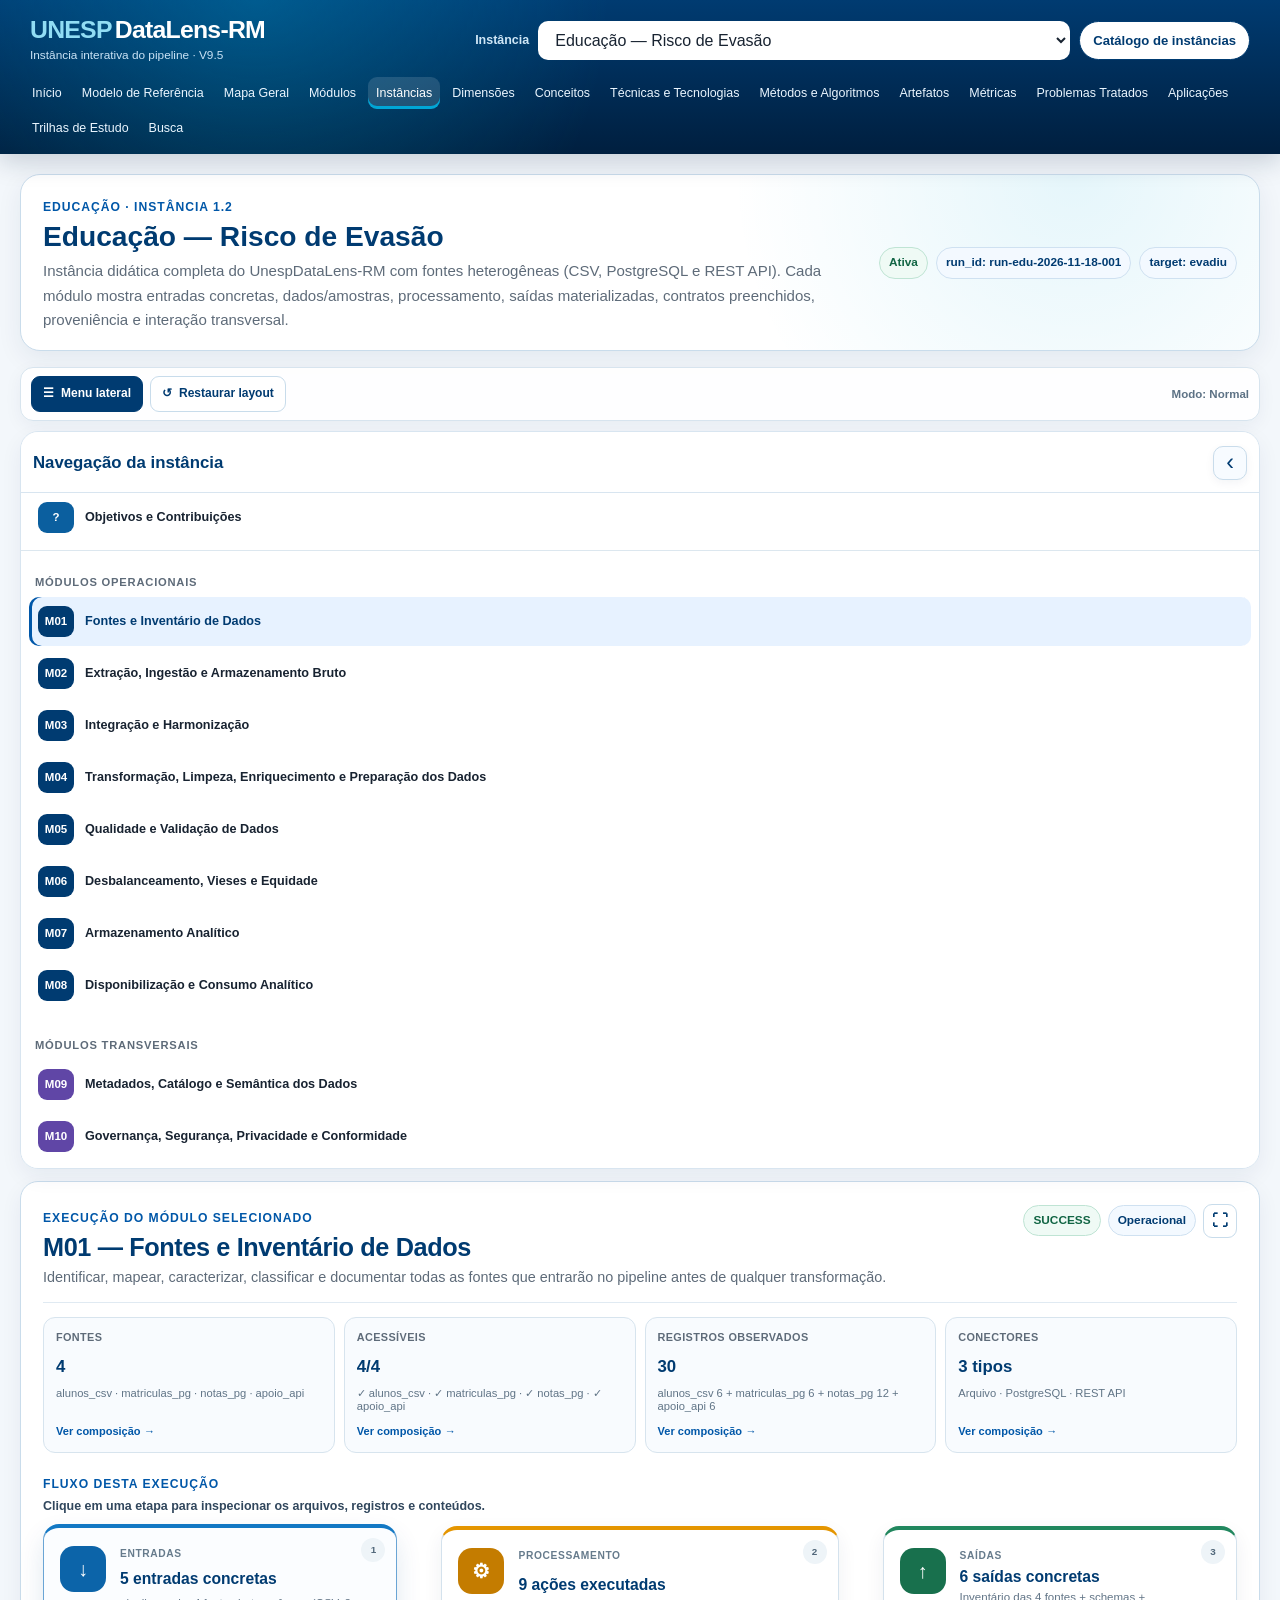
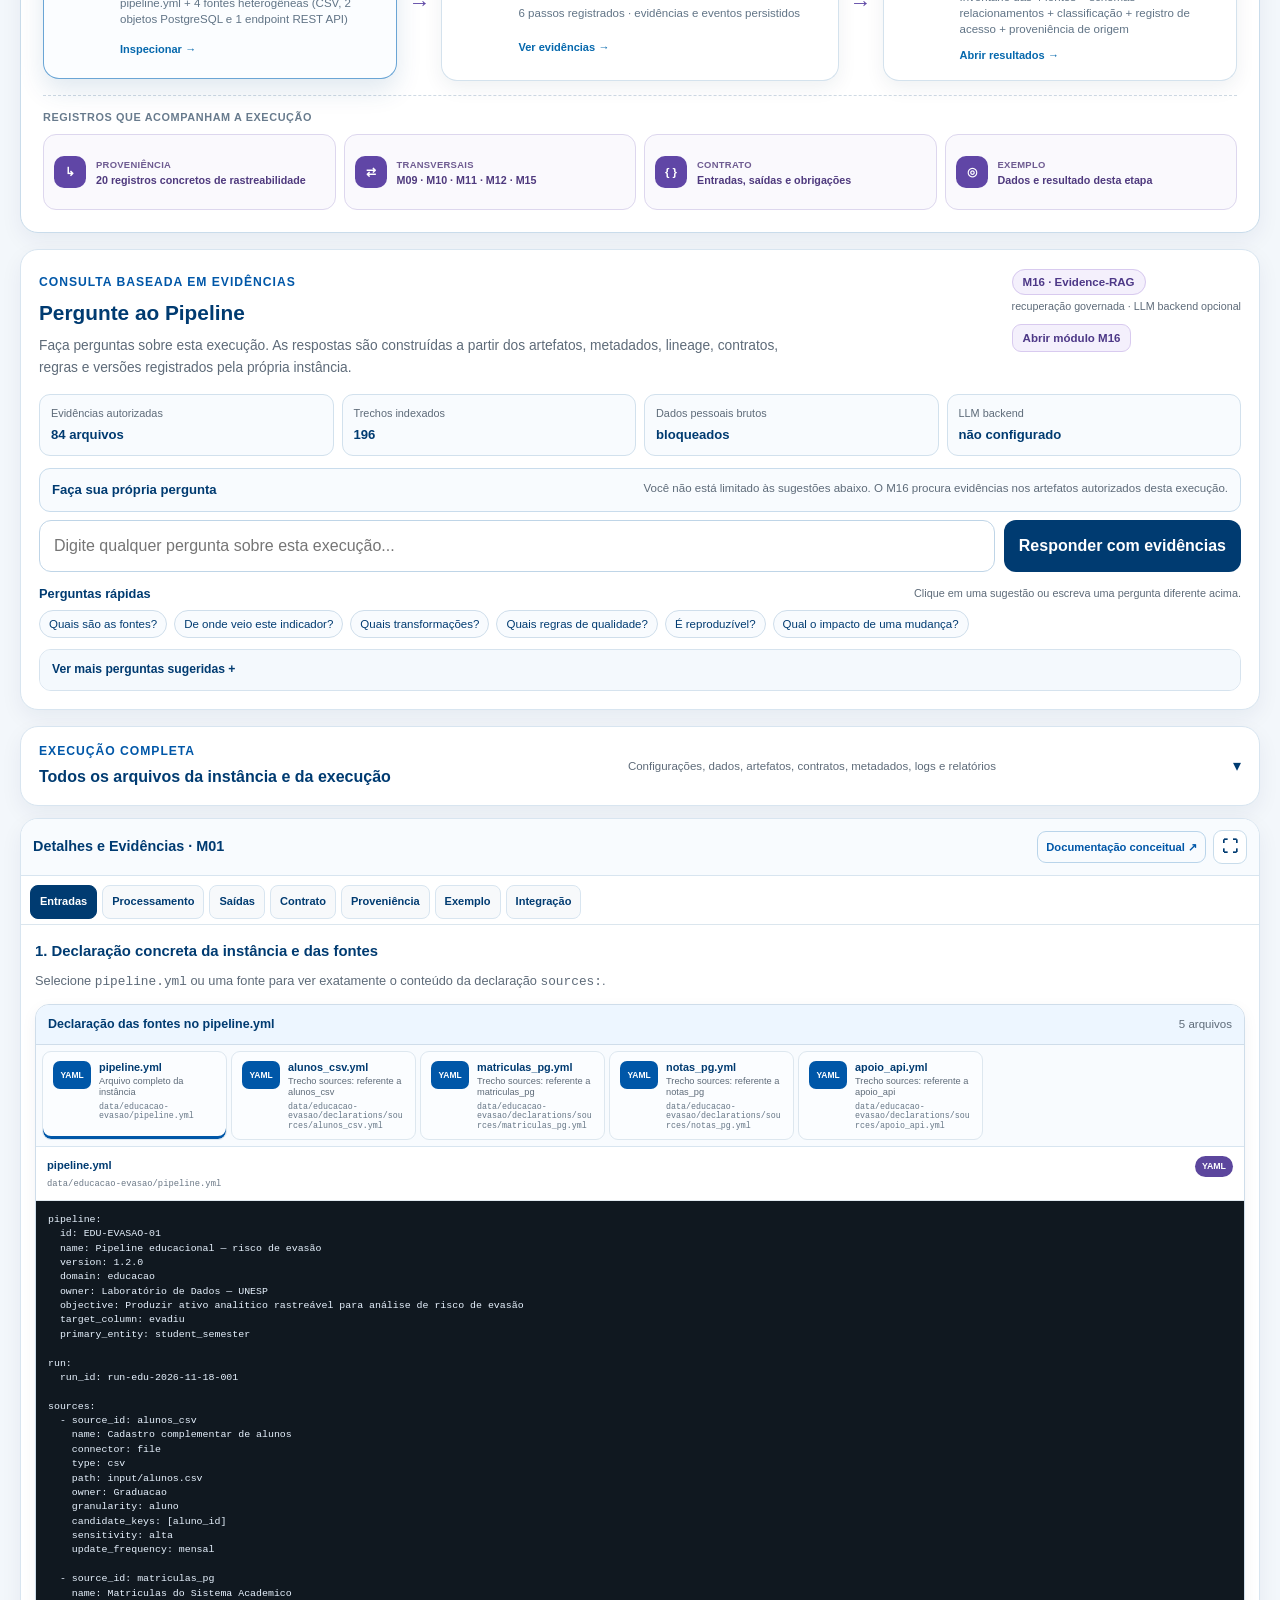
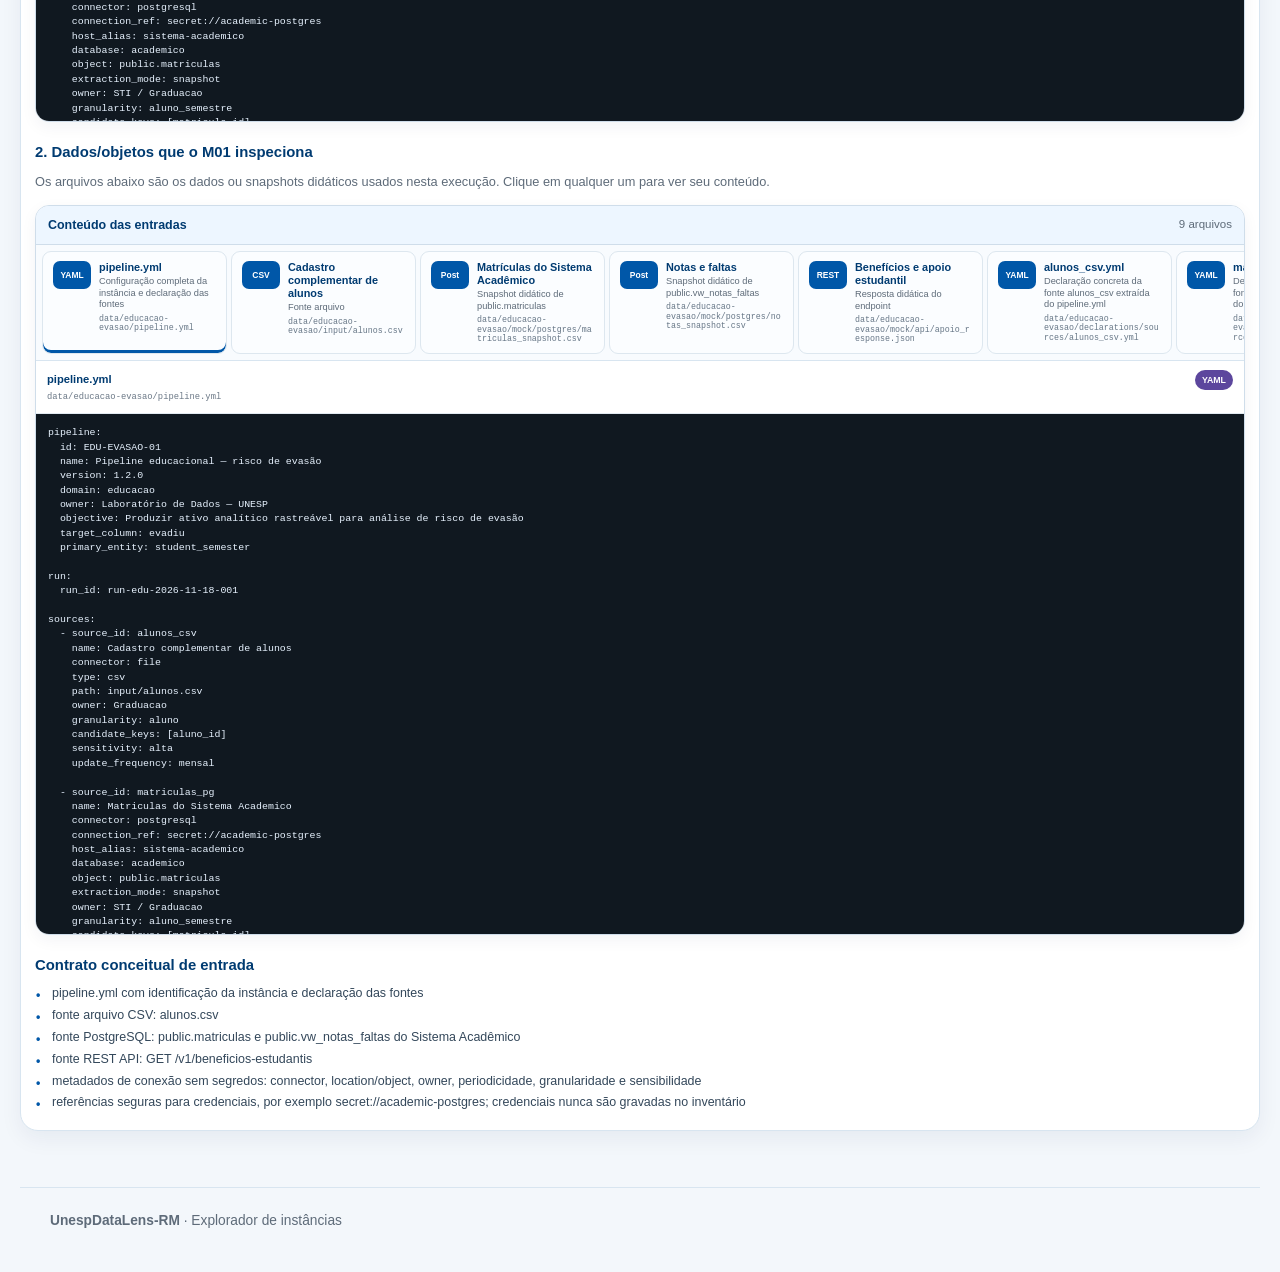
<file: index.html>
<!doctype html>
<html lang="pt-BR">
<head>
  <meta charset="utf-8">
  <meta name="viewport" content="width=device-width,initial-scale=1">
  <title>UnespDataLens-Ins</title>
  <meta http-equiv="refresh" content="0; url=instancias/explorar.html?id=educacao-evasao&module=M01">
  <script>
    location.replace("instancias/explorar.html?id=educacao-evasao&module=M01");
  </script>
</head>
<body>
  <p>Abrindo <a href="instancias/explorar.html?id=educacao-evasao&module=M01">UnespDataLens-Ins</a>...</p>
</body>
</html>
</file>
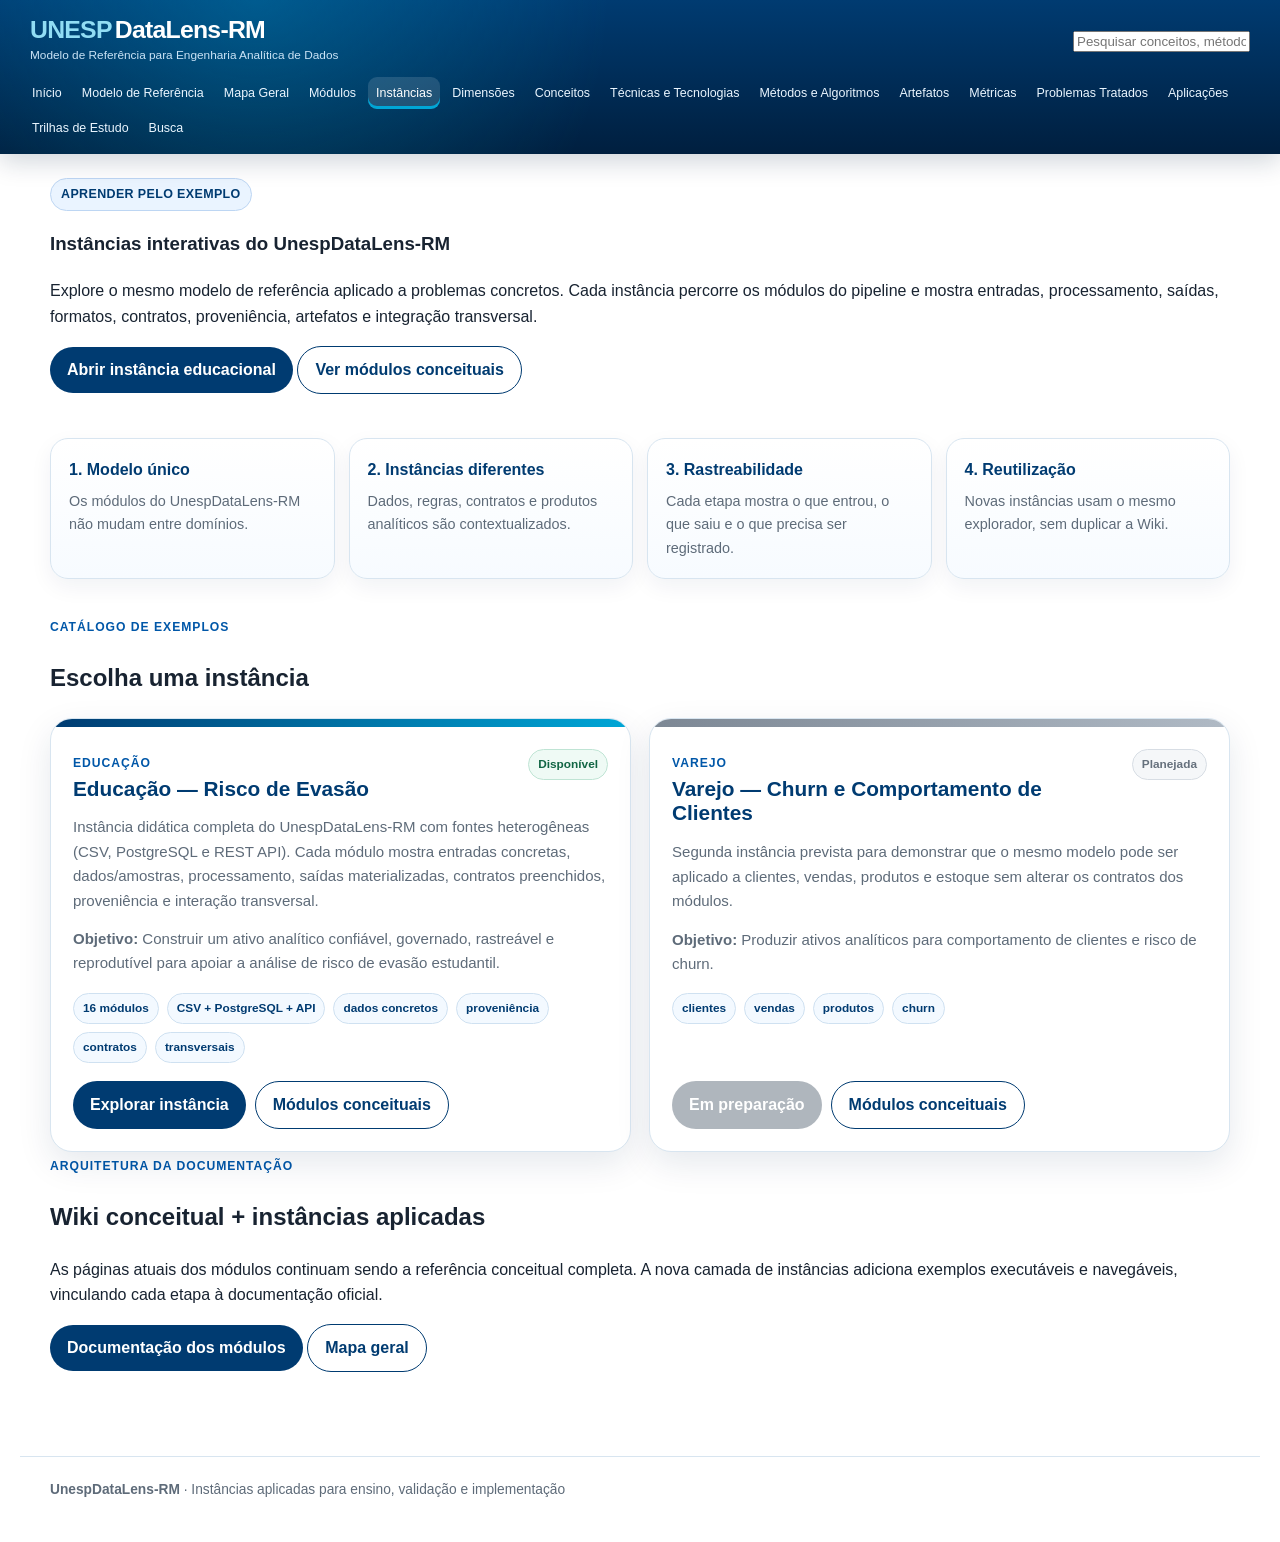
<file: instancias/index.html>
<!doctype html>
<html lang="pt-BR">
<head>
  <meta charset="utf-8">
  <meta name="viewport" content="width=device-width,initial-scale=1">
  <meta name="description" content="Instâncias interativas do UnespDataLens-RM: exemplos completos do pipeline aplicados a diferentes domínios.">
  <title>Instâncias · UnespDataLens-RM</title>
  <link rel="stylesheet" href="../assets/css/main.css">
  <link rel="stylesheet" href="../assets/css/instancias.css">
</head>
<body>
<a class="skip-link" href="#conteudo">Pular para o conteúdo</a>
<div class="app">
  <header class="site-header">
    <div class="header-main">
      <a class="brand" href="https://ronaldocmc.github.io/UnespDataLens-RM/"><span>UNESP</span>DataLens-RM<small>Modelo de Referência para Engenharia Analítica de Dados</small></a>
      <form class="search" action="https://ronaldocmc.github.io/UnespDataLens-RM/busca.html">
        <label class="sr-only" for="top-search">Pesquisar no conteúdo</label>
        <input id="top-search" name="q" placeholder="Pesquisar conceitos, métodos, métricas..." autocomplete="off">
      </form>
    </div>
    <nav class="top-nav" aria-label="Navegação principal">
      <a href="https://ronaldocmc.github.io/UnespDataLens-RM/">Início</a>
      <a href="https://ronaldocmc.github.io/UnespDataLens-RM/modelo.html">Modelo de Referência</a>
      <a href="https://ronaldocmc.github.io/UnespDataLens-RM/mapa.html">Mapa Geral</a>
      <a href="https://ronaldocmc.github.io/UnespDataLens-RM/modulos/">Módulos</a>
      <a class="active" href="https://ronaldocmc.github.io/UnespDataLens-Ins/instancias/" aria-current="page">Instâncias</a>
      <a href="https://ronaldocmc.github.io/UnespDataLens-RM/dimensoes/">Dimensões</a>
      <a href="https://ronaldocmc.github.io/UnespDataLens-RM/conceitos/">Conceitos</a>
      <a href="https://ronaldocmc.github.io/UnespDataLens-RM/tecnicas/">Técnicas e Tecnologias</a>
      <a href="https://ronaldocmc.github.io/UnespDataLens-RM/metodos/">Métodos e Algoritmos</a>
      <a href="https://ronaldocmc.github.io/UnespDataLens-RM/artefatos/">Artefatos</a>
      <a href="https://ronaldocmc.github.io/UnespDataLens-RM/metricas/">Métricas</a>
      <a href="https://ronaldocmc.github.io/UnespDataLens-RM/problemas/">Problemas Tratados</a>
      <a href="https://ronaldocmc.github.io/UnespDataLens-RM/aplicacoes/">Aplicações</a>
      <a href="https://ronaldocmc.github.io/UnespDataLens-RM/trilhas/">Trilhas de Estudo</a>
      <a href="https://ronaldocmc.github.io/UnespDataLens-RM/busca.html">Busca</a>
    </nav>
  </header>
  <main class="main">
    <div class="reading-progress" aria-hidden="true"><span></span></div>
    <article class="content" id="conteudo">
      <section class="hero instance-hero">
        <span class="badge">Aprender pelo exemplo</span>
        <h1>Instâncias interativas do UnespDataLens-RM</h1>
        <p>Explore o mesmo modelo de referência aplicado a problemas concretos. Cada instância percorre os módulos do pipeline e mostra entradas, processamento, saídas, formatos, contratos, proveniência, artefatos e integração transversal.</p>
        <div class="hero-actions">
          <a class="btn" href="explorar.html?id=educacao-evasao">Abrir instância educacional</a>
          <a class="btn ghost" href="https://ronaldocmc.github.io/UnespDataLens-RM/modulos/">Ver módulos conceituais</a>
        </div>
      </section>

      <section class="instance-principles">
        <div class="principle"><strong>1. Modelo único</strong><span>Os módulos do UnespDataLens-RM não mudam entre domínios.</span></div>
        <div class="principle"><strong>2. Instâncias diferentes</strong><span>Dados, regras, contratos e produtos analíticos são contextualizados.</span></div>
        <div class="principle"><strong>3. Rastreabilidade</strong><span>Cada etapa mostra o que entrou, o que saiu e o que precisa ser registrado.</span></div>
        <div class="principle"><strong>4. Reutilização</strong><span>Novas instâncias usam o mesmo explorador, sem duplicar a Wiki.</span></div>
      </section>

      <section>
        <div class="section-heading">
          <div><span class="eyebrow">Catálogo de exemplos</span><h2>Escolha uma instância</h2></div>
        </div>
        <div class="instance-catalog" data-instance-catalog></div>
      </section>

      <section class="source-banner">
        <div>
          <span class="eyebrow">Arquitetura da documentação</span>
          <h2>Wiki conceitual + instâncias aplicadas</h2>
          <p>As páginas atuais dos módulos continuam sendo a referência conceitual completa. A nova camada de instâncias adiciona exemplos executáveis e navegáveis, vinculando cada etapa à documentação oficial.</p>
        </div>
        <div class="source-actions">
          <a class="btn" href="https://ronaldocmc.github.io/UnespDataLens-RM/modulos/">Documentação dos módulos</a>
          <a class="btn secondary" href="https://ronaldocmc.github.io/UnespDataLens-RM/mapa.html">Mapa geral</a>
        </div>
      </section>
    </article>
    <footer class="footer"><strong>UnespDataLens-RM</strong> · Instâncias aplicadas para ensino, validação e implementação</footer>
  </main>
</div>
<script src="../assets/js/main.js"></script>
<script src="../assets/js/instancias-data.js"></script>
<script src="../assets/js/instancias.js"></script>
</body>
</html>
</file>
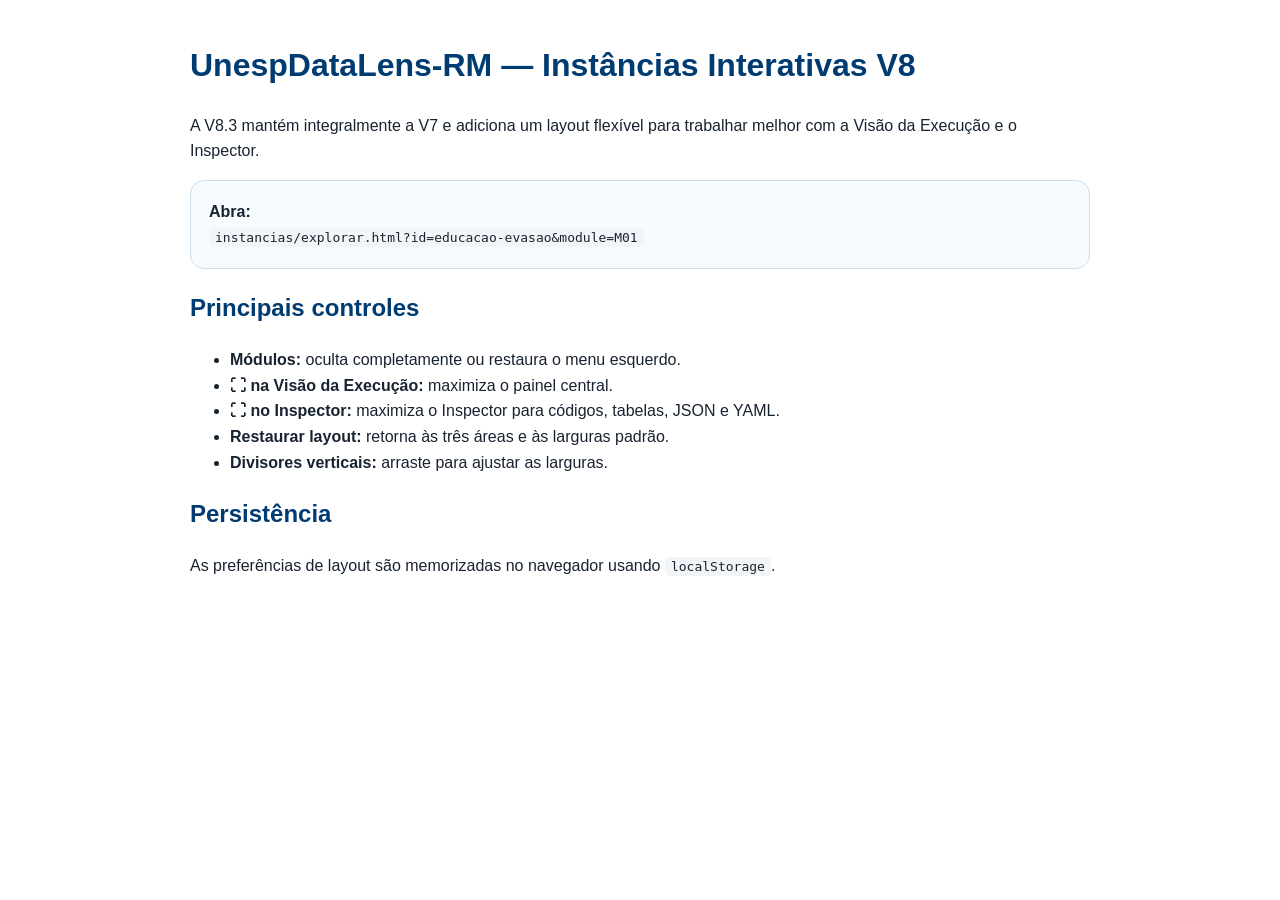
<file: LEIA-ME.html>
<!doctype html><html lang="pt-BR"><head><meta charset="utf-8"><meta name="viewport" content="width=device-width,initial-scale=1"><title>UnespDataLens-RM V8</title><style>body{font-family:Arial,sans-serif;max-width:900px;margin:40px auto;padding:0 24px;line-height:1.6;color:#182331}h1,h2{color:#003b71}code{background:#f1f5f8;padding:2px 6px;border-radius:5px}.box{padding:18px;border:1px solid #cbddea;border-radius:14px;background:#f6fbff}</style></head><body><h1>UnespDataLens-RM — Instâncias Interativas V8</h1><p>A V8.3 mantém integralmente a V7 e adiciona um layout flexível para trabalhar melhor com a Visão da Execução e o Inspector.</p><div class="box"><strong>Abra:</strong><br><code>instancias/explorar.html?id=educacao-evasao&amp;module=M01</code></div><h2>Principais controles</h2><ul><li><strong>Módulos:</strong> oculta completamente ou restaura o menu esquerdo.</li><li><strong>⛶ na Visão da Execução:</strong> maximiza o painel central.</li><li><strong>⛶ no Inspector:</strong> maximiza o Inspector para códigos, tabelas, JSON e YAML.</li><li><strong>Restaurar layout:</strong> retorna às três áreas e às larguras padrão.</li><li><strong>Divisores verticais:</strong> arraste para ajustar as larguras.</li></ul><h2>Persistência</h2><p>As preferências de layout são memorizadas no navegador usando <code>localStorage</code>.</p></body></html>
</file>
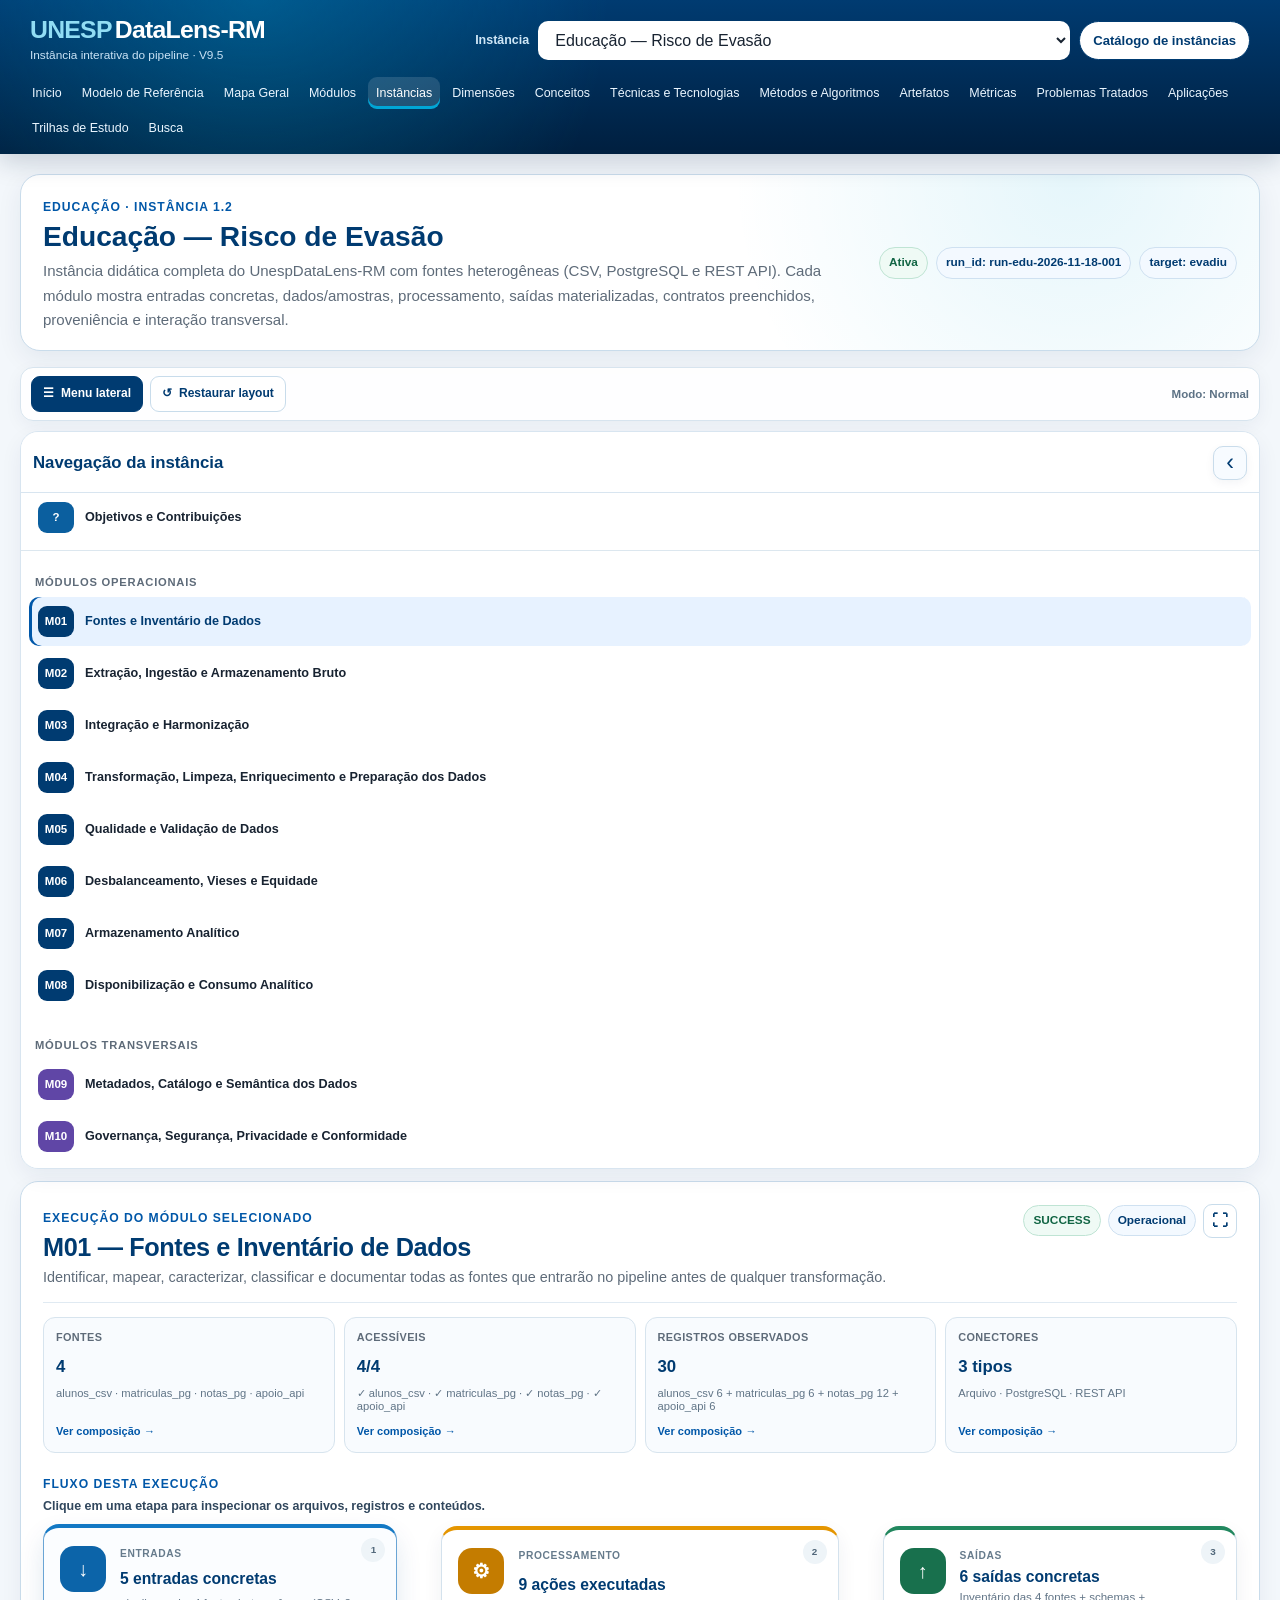
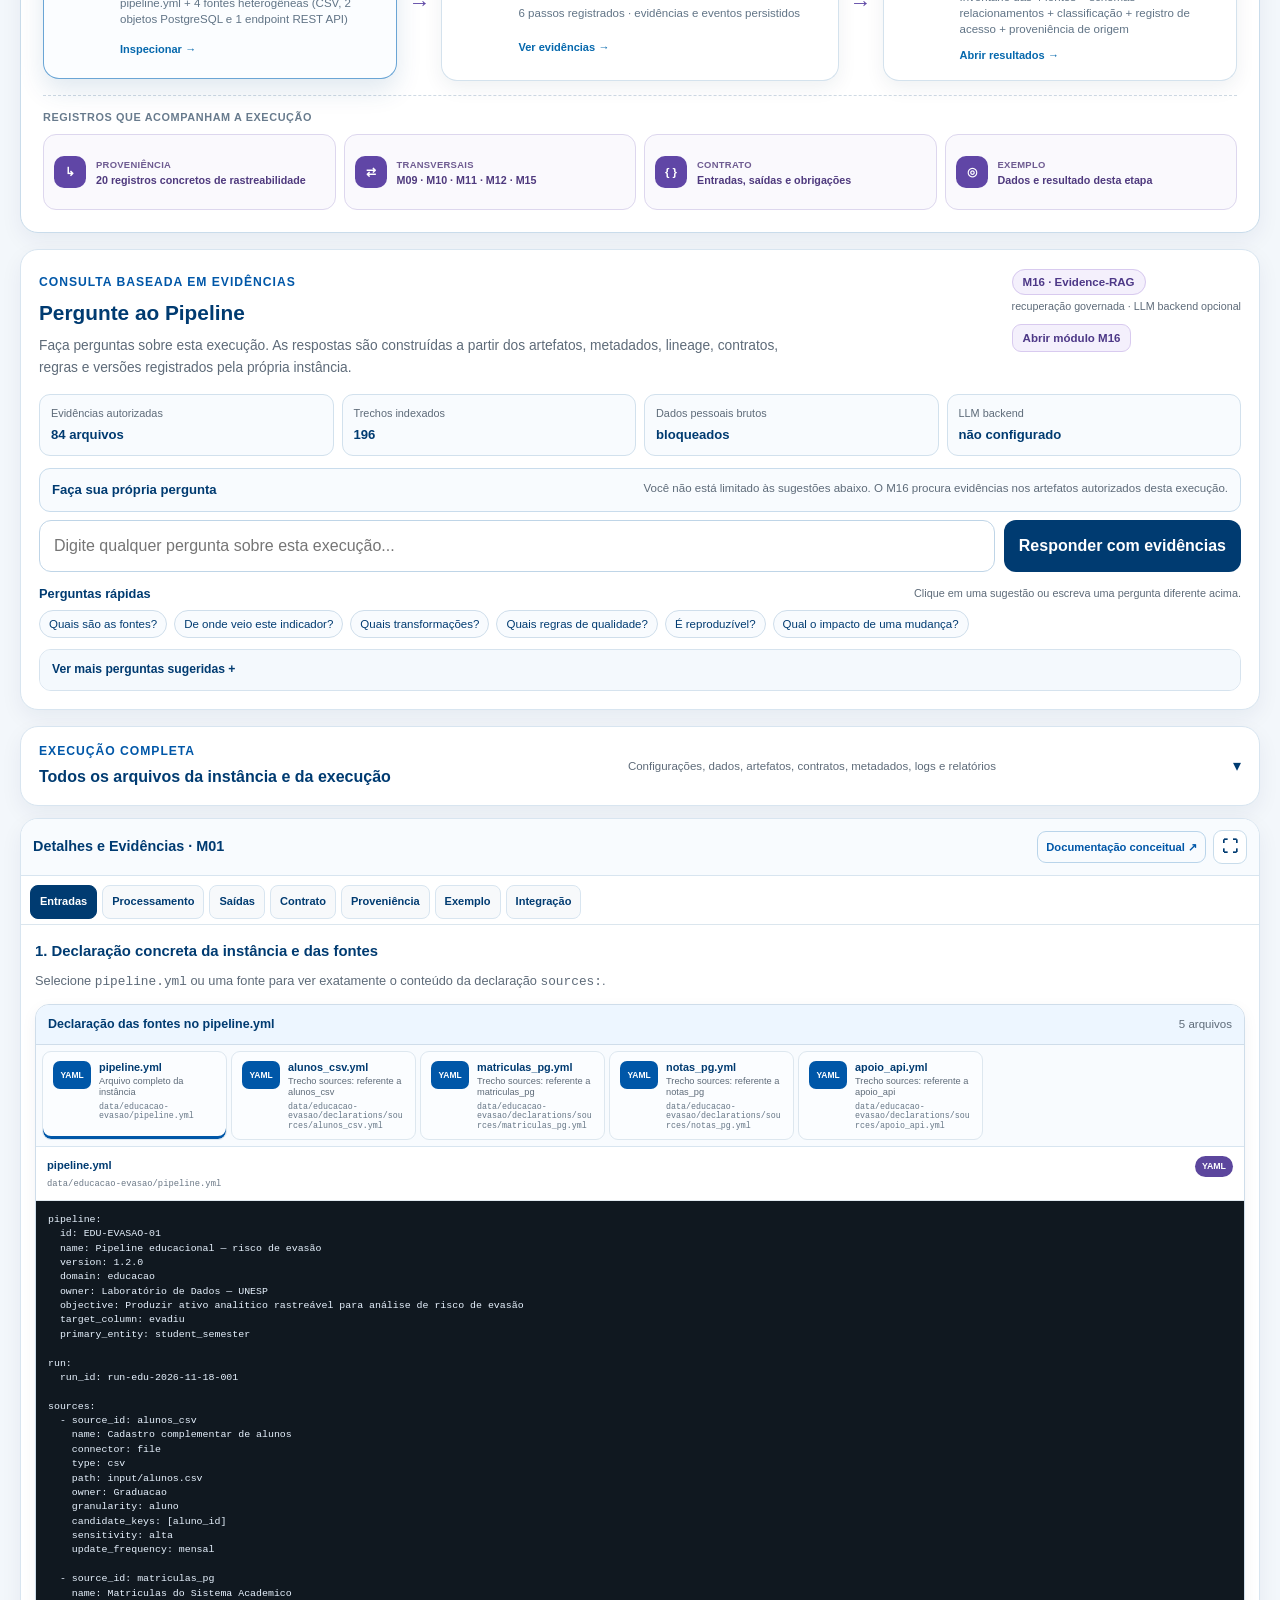
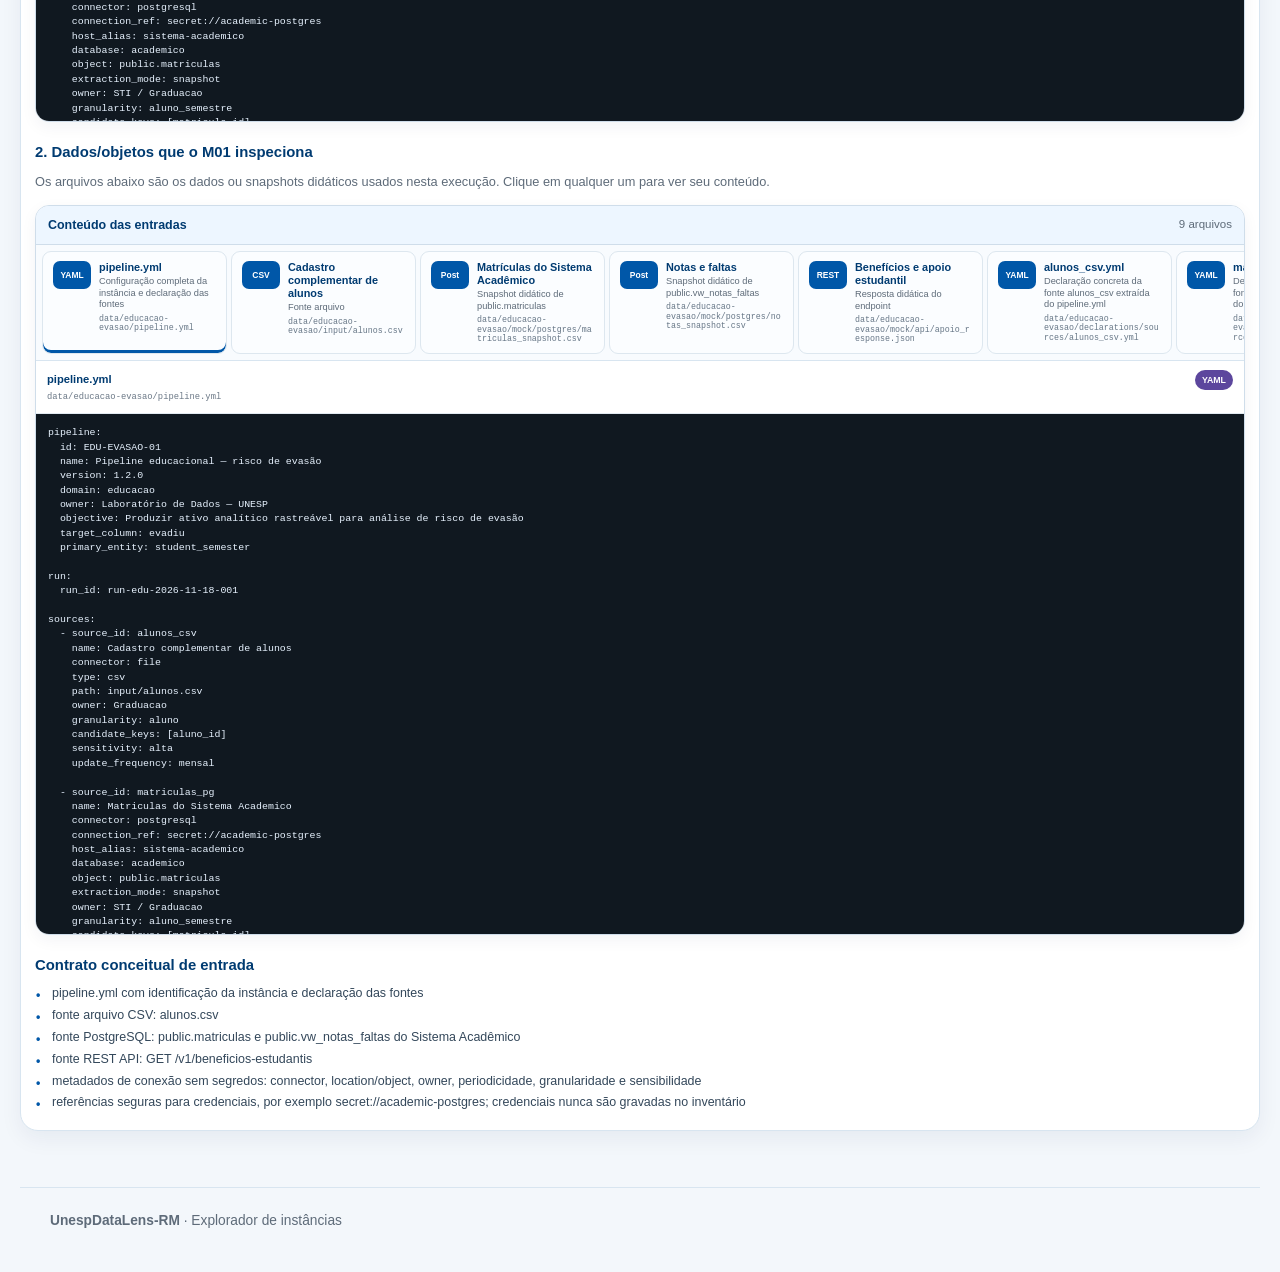
<file: instancias/explorar.html>
<!doctype html>
<html lang="pt-BR">
<head>
  <meta charset="utf-8">
  <meta name="viewport" content="width=device-width,initial-scale=1">
  <meta name="description" content="Explorador interativo de instâncias do pipeline UnespDataLens-RM.">
  <title>Explorar instância · UnespDataLens-RM</title>
  <link rel="stylesheet" href="../assets/css/main.css">
  <link rel="stylesheet" href="../assets/css/instancias.css">
  <link rel="stylesheet" href="../assets/css/pipeline-qa.css">
</head>
<body class="instance-explorer-page">
<a class="skip-link" href="#conteudo">Pular para o conteúdo</a>
<div class="app">
  <header class="site-header">
    <div class="header-main">
      <a class="brand" href="https://ronaldocmc.github.io/UnespDataLens-RM/"><span>UNESP</span>DataLens-RM<small>Instância interativa do pipeline · V9.5</small></a>
      <div class="instance-header-actions">
        <label for="instance-select">Instância</label>
        <select id="instance-select" aria-label="Selecionar instância"></select>
        <a class="btn compact secondary" href="index.html">Catálogo de instâncias</a>
      </div>
    </div>
    <nav class="top-nav" aria-label="Navegação principal">
      <a href="https://ronaldocmc.github.io/UnespDataLens-RM/">Início</a>
      <a href="https://ronaldocmc.github.io/UnespDataLens-RM/modelo.html">Modelo de Referência</a>
      <a href="https://ronaldocmc.github.io/UnespDataLens-RM/mapa.html">Mapa Geral</a>
      <a href="https://ronaldocmc.github.io/UnespDataLens-RM/modulos/">Módulos</a>
      <a class="active" href="https://ronaldocmc.github.io/UnespDataLens-Ins/instancias/" aria-current="page">Instâncias</a>
      <a href="https://ronaldocmc.github.io/UnespDataLens-RM/dimensoes/">Dimensões</a>
      <a href="https://ronaldocmc.github.io/UnespDataLens-RM/conceitos/">Conceitos</a>
      <a href="https://ronaldocmc.github.io/UnespDataLens-RM/tecnicas/">Técnicas e Tecnologias</a>
      <a href="https://ronaldocmc.github.io/UnespDataLens-RM/metodos/">Métodos e Algoritmos</a>
      <a href="https://ronaldocmc.github.io/UnespDataLens-RM/artefatos/">Artefatos</a>
      <a href="https://ronaldocmc.github.io/UnespDataLens-RM/metricas/">Métricas</a>
      <a href="https://ronaldocmc.github.io/UnespDataLens-RM/problemas/">Problemas Tratados</a>
      <a href="https://ronaldocmc.github.io/UnespDataLens-RM/aplicacoes/">Aplicações</a>
      <a href="https://ronaldocmc.github.io/UnespDataLens-RM/trilhas/">Trilhas de Estudo</a>
      <a href="https://ronaldocmc.github.io/UnespDataLens-RM/busca.html">Busca</a>
    </nav>
  </header>

  <main class="instance-main" id="conteudo">
    <div class="instance-summary" id="instance-summary"></div>

    <div class="layout-toolbar" role="toolbar" aria-label="Controles do layout">
      <div class="layout-toolbar-left">
        <button type="button" class="layout-button" id="modules-toggle" aria-pressed="false" title="Ocultar ou mostrar o menu lateral">☰ <span>Menu lateral</span></button>
        <button type="button" class="layout-button" id="restore-layout" title="Restaurar as três áreas da interface">↺ <span>Restaurar layout</span></button>
      </div>
      <div class="layout-mode-indicator" id="layout-mode-indicator" aria-live="polite">Modo: Normal</div>
    </div>

    <div class="instance-workspace" id="instance-workspace">
      <aside class="instance-sidebar" id="instance-sidebar">
        <div class="sidebar-title">
          <div class="sidebar-title-row">
            <div class="sidebar-title-copy">
              <h2>Navegação da instância</h2>
            </div>
            <button type="button" class="sidebar-toggle" id="sidebar-toggle" aria-expanded="true" aria-controls="module-list" title="Ocultar menu lateral">
              <span class="sidebar-toggle-icon" aria-hidden="true">‹</span>
              <span class="sr-only">Ocultar menu lateral</span>
            </button>
          </div>
        </div>
        <div id="module-list"></div>
      </aside>

      <div class="workspace-splitter sidebar-splitter" data-splitter="sidebar" role="separator" aria-orientation="vertical" aria-label="Redimensionar menu de módulos" tabindex="0"></div>

      <section class="instance-canvas" id="instance-canvas">
        <div class="canvas-section selected-execution-section module-center-view">
          <div class="selected-execution-head">
            <div>
              <span class="eyebrow">Execução do módulo selecionado</span>
              <h2 id="selected-module-label">M01 — Fontes e Inventário de Dados</h2>
              <p id="selected-module-objective" class="selected-module-objective"></p>
            </div>
            <div class="selected-execution-status">
              <span class="chip green">SUCCESS</span>
              <span class="chip" id="selected-module-kind">Operacional</span>
              <button type="button" class="panel-layout-button" data-layout-action="center-maximize" title="Maximizar visão da execução" aria-label="Maximizar visão da execução">⛶</button>
            </div>
          </div>

          <div id="module-instance-metrics" class="module-metrics"></div>

          <div class="execution-map-title">
            <div><span class="eyebrow">Fluxo desta execução</span><strong>Clique em uma etapa para inspecionar os arquivos, registros e conteúdos.</strong></div>
          </div>

          <div class="execution-lane" aria-label="Fluxo da execução do módulo">
            <button type="button" class="execution-stage inputs" data-center-tab="inputs">
              <span class="stage-number">1</span>
              <span class="stage-icon" aria-hidden="true">↓</span>
              <span class="stage-kicker">Entradas</span>
              <strong id="center-input-title">Ativos recebidos</strong>
              <small id="center-input-summary"></small>
              <span class="stage-action">Inspecionar →</span>
            </button>
            <span class="execution-arrow" aria-hidden="true">→</span>
            <button type="button" class="execution-stage process" data-center-tab="process">
              <span class="stage-number">2</span>
              <span class="stage-icon" aria-hidden="true">⚙</span>
              <span class="stage-kicker">Processamento</span>
              <strong id="center-process-title">Responsabilidades executadas</strong>
              <small id="center-process-summary"></small>
              <span class="stage-action">Ver evidências →</span>
            </button>
            <span class="execution-arrow" aria-hidden="true">→</span>
            <button type="button" class="execution-stage outputs" data-center-tab="outputs">
              <span class="stage-number">3</span>
              <span class="stage-icon" aria-hidden="true">↑</span>
              <span class="stage-kicker">Saídas</span>
              <strong id="center-output-title">Ativos produzidos</strong>
              <small id="center-output-summary"></small>
              <span class="stage-action">Abrir resultados →</span>
            </button>
          </div>

          <div class="crosscut-section">
            <div class="crosscut-section-label">Registros que acompanham a execução</div>
            <div class="crosscut-lane">
              <button type="button" class="crosscut-stage" data-center-tab="provenance">
                <span class="crosscut-icon">↳</span><div><span>Proveniência</span><strong id="center-provenance-summary"></strong></div>
              </button>
              <button type="button" class="crosscut-stage" data-center-tab="integration">
                <span class="crosscut-icon">⇄</span><div><span>Transversais</span><strong id="center-transversal-summary"></strong></div>
              </button>
              <button type="button" class="crosscut-stage" data-center-tab="contract">
                <span class="crosscut-icon">{ }</span><div><span>Contrato</span><strong>Entradas, saídas e obrigações</strong></div>
              </button>
              <button type="button" class="crosscut-stage" data-center-tab="example">
                <span class="crosscut-icon">◎</span><div><span>Exemplo</span><strong>Dados e resultado desta etapa</strong></div>
              </button>
            </div>
          </div>
        </div>


        <section class="why-panel why-panel-expanded why-central-section" id="why-view" aria-labelledby="why-title" hidden>
          <header class="why-central-head">
            <span class="why-central-kicker">Fundamentação científica e estratégia de avaliação</span>
            <h2 id="why-title">Hipóteses, Objetivos e Contribuições do UnespDataLens-RM</h2>
            <p>Problema de pesquisa, proposição, hipóteses, objetivos, papel da instanciação, contribuições e avaliação do modelo de referência.</p>
            <a class="why-source-link" href="https://ronaldocmc.github.io/UnespDataLens-RM/modelo.html#hipoteses-da-pesquisa" target="_blank" rel="noopener">Ver texto-base no Modelo de Referência ↗</a>
          </header>

          <div class="why-panel-body why-longform">
            <section class="why-section why-problem">
              <div class="why-section-head">
                <span>1</span>
                <div>
                  <h3>Problema de pesquisa</h3>
                  <p>O ponto de partida é a fragmentação dos pipelines analíticos e a dificuldade de assegurar, de forma integrada, qualidade, documentação, governança, lineage, versionamento, reprodutibilidade e sustentabilidade.</p>
                </div>
              </div>
              <div class="why-problem-grid">
                <article><b>Transformações implícitas</b><p>Regras de integração, limpeza e derivação podem permanecer apenas em scripts ou conhecimento tácito.</p></article>
                <article><b>Baixa rastreabilidade</b><p>Nem sempre é possível reconstruir claramente origem, transformações, dependências e consumidores.</p></article>
                <article><b>Versionamento insuficiente</b><p>Datasets, parâmetros, regras, features e produtos podem não possuir referências comparáveis entre execuções.</p></article>
                <article><b>Governança fragmentada</b><p>Responsáveis, permissões, classificação de sensibilidade e finalidade de uso podem estar dispersos.</p></article>
              </div>
              <blockquote class="why-quote"><b>Questão central:</b> como especificar, implementar e avaliar um modelo de referência capaz de transformar dados heterogêneos em ativos analíticos confiáveis, qualificados, documentados, governados, versionados, rastreáveis, equitativos e reprodutíveis?</blockquote>
            </section>

            <section class="why-section why-hypothesis">
              <div class="why-section-head">
                <span>2</span>
                <div>
                  <h3>Hipóteses da pesquisa</h3>
                  <p>A proposição de pesquisa sintetiza a ideia que orienta o artefato. A partir dela, define-se uma hipótese central e hipóteses específicas que podem ser avaliadas empiricamente.</p>
                </div>
              </div>

              <div class="why-research-proposition">
                <span>Proposição de Pesquisa</span>
                <strong>A organização modular do pipeline e a integração sistemática de capacidades transversais podem reduzir a fragmentação dos processos analíticos e favorecer a produção de ativos mais confiáveis, rastreáveis, governados e reprodutíveis.</strong>
                <p>Essa proposição reúne as ideias que originalmente apareciam separadas — modularização do pipeline e integração de metadados, qualidade, governança, proveniência, lineage, versionamento, monitoramento e apoio inteligente — e fornece a base conceitual para as hipóteses testáveis.</p>
              </div>

              <div class="why-central-hypothesis">
                <span>Hipótese Central · HC</span>
                <strong>A adoção do UnespDataLens-RM aumenta a verificabilidade dos pipelines analíticos por meio da produção sistemática e integrada de evidências estruturadas sobre dados, processos, qualidade, governança, proveniência, lineage, versionamento e reprodutibilidade.</strong>
              </div>

              <div class="why-evaluation-hypotheses">
                <article><span>H1</span><div><b>Rastreabilidade e proveniência</b><p>Pipelines orientados pelo UnespDataLens-RM apresentam maior completude de rastreabilidade e proveniência do que pipelines ad hoc.</p></div></article>
                <article><span>H2</span><div><b>Reprodutibilidade e versionamento</b><p>Pipelines orientados pelo modelo apresentam maior capacidade de reproduzir e comparar execuções.</p></div></article>
                <article><span>H3</span><div><b>Metadados e descobribilidade</b><p>A integração sistemática de metadados aumenta a cobertura documental e reduz o esforço para localizar e compreender ativos.</p></div></article>
                <article><span>H4</span><div><b>Governança verificável</b><p>O modelo aumenta a cobertura e a verificabilidade de responsabilidades, permissões, sensibilidade, finalidade e restrições de uso.</p></div></article>
                <article><span>H5</span><div><b>Detecção de defeitos e lacunas</b><p>Artefatos, contratos, métricas e critérios estruturados aumentam a capacidade de detectar inconsistências e lacunas de especificação.</p></div></article>
                <article><span>H6</span><div><b>Análise de impacto</b><p>O lineage estruturado aumenta a precisão e reduz o esforço para identificar ativos e produtos afetados por mudanças.</p></div></article>
                <article><span>H7</span><div><b>Esforço de engenharia × benefício posterior</b><p>O esforço inicial adicional pode ser compensado por ganhos posteriores em rastreabilidade, manutenção, descoberta e reprodução.</p></div></article>
                <article><span>H8</span><div><b>Verificação baseada em evidências</b><p>Evidências estruturadas aumentam a capacidade de responder corretamente, de forma rastreável e fundamentada, a perguntas sobre o pipeline.</p></div></article>
              </div>

              <div class="why-first-study">
                <span>Hipóteses prioritárias para avaliação inicial</span>
                <div>
                  <b>H1 · Rastreabilidade</b>
                  <b>H2 · Reprodutibilidade</b>
                  <b>H3 · Metadados/descobribilidade</b>
                  <b>H8 · Verificação baseada em evidências</b>
                </div>
                <p>A avaliação inicial pode concentrar-se nessas quatro hipóteses, enquanto as demais são investigadas em estudos e instanciações complementares.</p>
              </div>
            </section>

            <section class="why-section why-objective-general">
              <div class="why-section-head">
                <span>3</span>
                <div>
                  <h3>Objetivo geral</h3>
                  <p>O objetivo não é construir apenas um pipeline específico, mas propor, especificar, implementar e avaliar um modelo de referência reutilizável para Engenharia Analítica de Dados.</p>
                </div>
              </div>
              <p class="why-objective-statement">Desenvolver e avaliar o <b>UnespDataLens-RM</b> como modelo de referência modular capaz de orientar a transformação de dados heterogêneos em ativos analíticos confiáveis e utilizáveis, incorporando governança, qualidade, proveniência, linhagem, versionamento, reprodutibilidade, representações analíticas, feature engineering, monitoramento e apoio inteligente ao pipeline.</p>
            </section>

            <section class="why-section">
              <div class="why-section-head">
                <span>4</span>
                <div>
                  <h3>Objetivos específicos organizados por capacidade</h3>
                  <p>Os objetivos do documento-base podem ser lidos como capacidades que o modelo precisa formalizar, implementar ou avaliar.</p>
                </div>
              </div>
              <div class="why-objectives-grid">
                <article><span>Arquitetura e ciclo de dados</span><p>Arquitetura modular; inventário; ingestão; armazenamento bruto; integração; harmonização; transformação; validação; armazenamento analítico e disponibilização.</p></article>
                <article><span>Qualidade, vieses e equidade</span><p>Completude, consistência, validade, unicidade, integridade, atualidade, conformidade, adequação ao uso, desbalanceamento, vieses e riscos de equidade.</p></article>
                <article><span>Metadados e governança</span><p>Catálogo, semântica, glossário, dicionário de dados, documentação, segurança, privacidade, conformidade, sensibilidade e controle de acesso.</p></article>
                <article><span>Proveniência, lineage e versões</span><p>Proveniência, linhagem, rastreabilidade, versionamento e reprodutibilidade de dados, scripts, regras, ambientes, parâmetros, features, modelos e produtos.</p></article>
                <article><span>Representações e features</span><p>Representações tabulares, temporais e em grafos; feature engineering; feature store; documentação, validação, versionamento e reutilização de atributos.</p></article>
                <article><span>Monitoramento e evolução</span><p>Drift, observabilidade, acompanhamento da evolução e detecção de mudanças nos ativos analíticos ao longo do tempo.</p></article>
                <article><span>Agentes e recuperação de evidências</span><p>Agentes para consulta, explicação, documentação, recomendação, validação e manutenção, com RAG como apoio à recuperação de evidências internas.</p></article>
                <article><span>Preparação especializada</span><p>Preparação por natureza do dado — estruturado, temporal, espacial, textual/semântico, grafos, multimodal e streaming — sem confundir preparação com tarefas analíticas posteriores.</p></article>
                <article><span>Avaliação do modelo</span><p>Avaliar qualidade, rastreabilidade, reprodutibilidade, governança, utilidade, descoberta, interpretabilidade, confiabilidade e adequação dos produtos.</p></article>
              </div>
            </section>

            <section class="why-section why-instance-role">
              <div class="why-section-head">
                <span>5</span>
                <div>
                  <h3>Como a instanciação testa a proposta</h3>
                  <p>Na Design Science Research, a instanciação é uma implementação experimental ou prototípica do artefato e deve contribuir para avaliação e refinamento.</p>
                </div>
              </div>
              <div class="why-flow">
                <span>Modelo de Referência</span><b>→</b><span>Instanciação</span><b>→</b><span>Implementação</span><b>→</b><span>Evidências</span><b>→</b><span>Avaliação</span><b>→</b><span>Refinamento</span>
              </div>
              <div class="why-function-grid">
                <article><b>Demonstração</b><p>Mostra como os módulos e artefatos podem ser materializados em uma execução concreta.</p></article>
                <article><b>Verificação</b><p>Revela ambiguidades, inconsistências e requisitos insuficientemente especificados.</p></article>
                <article><b>Validação</b><p>Permite verificar se a implementação atende às capacidades e evidências esperadas pelo modelo.</p></article>
                <article><b>Experimentação</b><p>Prepara a comparação entre pipelines ad hoc e pipelines orientados pelo UnespDataLens-RM.</p></article>
              </div>
            </section>

            <section class="why-section why-refinement">
              <div class="why-section-head">
                <span>6</span>
                <div>
                  <h3>Refinamentos revelados por esta instanciação</h3>
                  <p>A implementação educacional já mostrou que conceitos aparentemente simples precisam ser especializados quando confrontados com fontes heterogêneas.</p>
                </div>
              </div>
              <div class="why-evolution-card">
                <div>
                  <small>Exemplo: identificação/versionamento da fonte</small>
                  <pre><code>arquivo → checksum
banco   → query/schema fingerprint
API     → response/schema fingerprint</code></pre>
                </div>
                <p>A exigência genérica de “registrar a versão da fonte” mostrou-se insuficiente. A instanciação indicou que a forma de produzir evidência de versão/integridade depende da natureza da fonte, refinando a especificação do artefato.</p>
              </div>
              <p class="why-refinement-note"><b>Resultado metodológico:</b> a instanciação não é apenas demonstração; ela retroalimenta o modelo de referência com requisitos mais precisos.</p>
            </section>

            <section class="why-section">
              <div class="why-section-head">
                <span>7</span>
                <div>
                  <h3>Contribuições esperadas</h3>
                  <p>As três categorias abaixo seguem o documento-base. A contribuição empírica aparece separadamente como potencial decorrente da instanciação e da avaliação experimental.</p>
                </div>
              </div>
              <div class="why-contribution-grid">
                <article>
                  <span>Contribuição científica</span>
                  <p>Formalização integrada da Engenharia Analítica de Dados, articulando módulos, artefatos, métricas, critérios de validação e dimensões complementares, reduzindo a fragmentação entre áreas e práticas correlatas.</p>
                </article>
                <article>
                  <span>Contribuição tecnológica</span>
                  <p>Orientação para pipelines mais robustos, automatizados, rastreáveis, governados, versionados e monitoráveis, potencialmente aplicáveis em diferentes domínios.</p>
                </article>
                <article>
                  <span>Contribuição institucional</span>
                  <p>Produção de ativos confiáveis, reutilizáveis e adequados à decisão, com redução de silos, data debt, sobrecarga informacional, baixa qualidade de metadados e dependência de conhecimento tácito.</p>
                </article>
                <article class="why-contribution-potential">
                  <span>Potencial contribuição empírica</span>
                  <p>A instanciação abre espaço para medir experimentalmente se pipelines orientados pelo modelo apresentam vantagens sobre abordagens ad hoc.</p>
                  <strong class="why-card-emphasis">Categoria decorrente da instanciação; não substitui as contribuições originais da proposta.</strong>
                </article>
              </div>
            </section>

            <section class="why-section why-evaluation">
              <div class="why-section-head">
                <span>8</span>
                <div>
                  <h3>Estratégia de avaliação do modelo</h3>
                  <p>O documento-base prevê avaliação multidimensional, coerente com a ideia de que um pipeline analítico deve ser avaliado como sistema completo.</p>
                </div>
              </div>
              <div class="why-evaluation-grid">
                <article><b>Qualidade</b><p>Completude, consistência, validade, unicidade, integridade, atualidade, conformidade e adequação ao uso.</p></article>
                <article><b>Metadados e descoberta</b><p>Localização, compreensão, documentação, classificação, reutilização e consistência semântica.</p></article>
                <article><b>Governança</b><p>Responsáveis, permissões, sensibilidade, finalidade de uso, restrições e conformidade.</p></article>
                <article><b>Lineage e rastreabilidade</b><p>Capacidade de reconstruir origem, transformações, dependências e consumidores.</p></article>
                <article><b>Versionamento e reprodutibilidade</b><p>Reconstrução ou comparação de dados, scripts, regras, parâmetros, ambientes, features e produtos entre versões.</p></article>
                <article><b>Representações analíticas</b><p>Adequação das formas tabulares, temporais e relacionais às necessidades analíticas.</p></article>
                <article><b>Features</b><p>Documentação, versão, reutilização, rastreabilidade e adequação dos atributos derivados.</p></article>
                <article><b>Monitoramento e observabilidade</b><p>Drift, falhas, obsolescência, alteração de schema e degradação de qualidade.</p></article>
                <article><b>Agentes e RAG</b><p>Utilidade, correção, fundamentação em evidências, rastreabilidade, permissões e explicitação de limitações.</p></article>
              </div>

              <div class="why-experiment-box">
                <div><span>Baseline</span><strong>Pipeline ad hoc</strong></div>
                <b>versus</b>
                <div><span>Tratamento</span><strong>Pipeline orientado pelo UnespDataLens-RM</strong></div>
              </div>
              <div class="why-metric-grid">
                <span>Completude de lineage</span>
                <span>Reprodutibilidade</span>
                <span>Cobertura de metadados</span>
                <span>Detecção de defeitos</span>
                <span>Descobribilidade</span>
                <span>Governança</span>
                <span>Impact analysis</span>
                <span>Portabilidade</span>
                <span>Esforço adicional</span>
              </div>
            </section>

            <section class="why-section why-verifiable">
              <div class="why-section-head">
                <span>9</span>
                <div>
                  <h3>Síntese emergente da instanciação: Pipeline Verificável</h3>
                  <p>Esta formulação é uma síntese construída a partir da instanciação e da lógica de avaliação do modelo; não substitui a hipótese oficial da pesquisa.</p>
                </div>
              </div>
              <div class="why-verifiable-question">
                <span>Questão operacional</span>
                <strong>Como demonstrar que uma propriedade do pipeline está efetivamente sustentada por evidências?</strong>
              </div>
              <div class="why-evidence-grid">
                <article>
                  <small>PROPRIEDADE</small>
                  <b>A fonte possui proveniência e versão identificável.</b>
                  <span>EVIDÊNCIAS</span>
                  <code>source inventory + fingerprints/checksums + eventos de proveniência</code>
                </article>
                <article>
                  <small>PROPRIEDADE</small>
                  <b>As transformações são rastreáveis.</b>
                  <span>EVIDÊNCIAS</span>
                  <code>planos/regras de transformação + lineage graph + registros da execução</code>
                </article>
                <article>
                  <small>PROPRIEDADE</small>
                  <b>A execução possui condições de reprodução.</b>
                  <span>EVIDÊNCIAS</span>
                  <code>manifesto + versões + hashes + configuração + ambiente reproduzível</code>
                </article>
              </div>
              <p class="why-final-statement"><b>Síntese:</b> o UnespDataLens-RM não apenas orienta como construir o pipeline; sua instanciação permite verificar se propriedades de qualidade, governança, proveniência, rastreabilidade, versionamento e reprodutibilidade estão sustentadas por evidências observáveis.</p>
            </section>
          </div>
        </section>

        <section class="pipeline-qa-section module-center-view" id="pipeline-qa">
          <div class="qa-head">
            <div>
              <span class="eyebrow">Consulta baseada em evidências</span>
              <h2>Pergunte ao Pipeline</h2>
              <p>Faça perguntas sobre esta execução. As respostas são construídas a partir dos artefatos, metadados, lineage, contratos, regras e versões registrados pela própria instância.</p>
            </div>
            <div><span class="qa-mode rag">M16 · Evidence-RAG</span><small class="qa-mode-sub">recuperação governada · LLM backend opcional</small><button type="button" class="m16-open-button" data-module-id="M16">Abrir módulo M16</button></div>
          </div>
          <div class="m16-runtime" id="m16-rag-runtime" aria-label="Estado do M16"></div>
          <div class="qa-free-label">
            <strong>Faça sua própria pergunta</strong>
            <span>Você não está limitado às sugestões abaixo. O M16 procura evidências nos artefatos autorizados desta execução.</span>
          </div>
          <form class="qa-form" id="pipeline-qa-form">
            <label class="sr-only" for="pipeline-qa-input">Digite qualquer pergunta sobre esta execução</label>
            <input id="pipeline-qa-input" type="text" autocomplete="off" placeholder="Digite qualquer pergunta sobre esta execução...">
            <button type="submit" class="qa-submit">Responder com evidências</button>
          </form>

          <div class="qa-suggestion-heading"><strong>Perguntas rápidas</strong><span>Clique em uma sugestão ou escreva uma pergunta diferente acima.</span></div>
          <div class="qa-suggestions qa-suggestions-primary" aria-label="Perguntas rápidas sugeridas">
            <button type="button" data-qa-question="Quais são as quatro fontes utilizadas nesta execução?">Quais são as fontes?</button>
            <button type="button" data-qa-question="De onde exatamente veio este indicador?">De onde veio este indicador?</button>
            <button type="button" data-qa-question="Quais transformações foram realizadas?">Quais transformações?</button>
            <button type="button" data-qa-question="Quais regras de qualidade foram aplicadas?">Quais regras de qualidade?</button>
            <button type="button" data-qa-question="O resultado pode ser reproduzido seis meses depois?">É reproduzível?</button>
            <button type="button" data-qa-question="Se a fonte public.vw_notas_faltas mudar, quais produtos serão afetados?">Qual o impacto de uma mudança?</button>
          </div>

          <details class="qa-more-questions">
            <summary>Ver mais perguntas sugeridas</summary>
            <div class="qa-question-groups">
              <section>
                <h4>Origem, proveniência e lineage</h4>
                <button type="button" data-qa-question="Qual versão das fontes foi utilizada nesta execução?">Qual versão das fontes foi utilizada?</button>
                <button type="button" data-qa-question="Quais módulos participam da rastreabilidade do ativo analítico?">Quais módulos participam da rastreabilidade?</button>
                <button type="button" data-qa-question="Quais evidências permitem rastrear o dataset final até as fontes originais?">Quais evidências ligam o resultado às fontes?</button>
                <button type="button" data-qa-question="Qual é a cadeia de dependências até o produto analítico final?">Qual é a cadeia de dependências?</button>
              </section>

              <section>
                <h4>Integração, preparação e qualidade</h4>
                <button type="button" data-qa-question="Alguma variável foi imputada? Qual método?">Houve imputação?</button>
                <button type="button" data-qa-question="A integração eliminou registros? Qual foi a cardinalidade?">A integração perdeu registros?</button>
                <button type="button" data-qa-question="Foram removidas duplicidades durante a preparação dos dados?">Foram removidas duplicidades?</button>
                <button type="button" data-qa-question="Qual regra de qualidade ficou em WARNING e por quê?">Qual regra ficou em WARNING?</button>
                <button type="button" data-qa-question="Qual foi o resultado geral da validação de qualidade?">Qual foi o resultado da validação?</button>
              </section>

              <section>
                <h4>Governança, acesso e versionamento</h4>
                <button type="button" data-qa-question="Quem pode utilizar os dados e quais papéis estão autorizados?">Quem pode utilizar os dados?</button>
                <button type="button" data-qa-question="Qual é a classificação de sensibilidade do ativo analítico?">Qual a classificação de sensibilidade?</button>
                <button type="button" data-qa-question="Qual versão do pipeline produziu este resultado?">Qual versão do pipeline?</button>
                <button type="button" data-qa-question="Qual commit está associado a esta execução?">Qual commit produziu a execução?</button>
                <button type="button" data-qa-question="Quais informações foram preservadas para permitir a reprodução futura?">O que foi preservado para reprodução?</button>
              </section>

              <section>
                <h4>Features, monitoramento e evolução</h4>
                <button type="button" data-qa-question="Como a feature risco_academico_simples foi calculada?">Como a feature risco_academico_simples foi calculada?</button>
                <button type="button" data-qa-question="Quais features foram produzidas pelo pipeline e de onde vieram?">Quais features foram produzidas?</button>
                <button type="button" data-qa-question="Houve mudança de schema nesta execução?">Houve schema drift?</button>
                <button type="button" data-qa-question="Quais alertas de data drift foram registrados?">Quais alertas de drift foram registrados?</button>
                <button type="button" data-qa-question="Qual é a situação atual do ativo analítico segundo o monitoramento?">Qual é a situação atual do ativo?</button>
              </section>

              <section>
                <h4>Armazenamento, técnicas e versionamento dos dados</h4>
                <button type="button" data-qa-question="Onde cada dataset foi armazenado e em qual camada do pipeline?">Onde cada dataset foi armazenado?</button>
                <button type="button" data-qa-question="Quais camadas de armazenamento foram utilizadas nesta execução?">Quais camadas de armazenamento foram utilizadas?</button>
                <button type="button" data-qa-question="Os dados brutos foram preservados após a ingestão? Como isso foi verificado?">Os dados brutos foram preservados?</button>
                <button type="button" data-qa-question="Qual tecnologia ou formato de armazenamento foi utilizado pelo M07?">Qual tecnologia de armazenamento foi utilizada?</button>
                <button type="button" data-qa-question="Quais técnicas foram empregadas na integração, preparação, qualidade e engenharia de features?">Quais técnicas foram empregadas?</button>
                <button type="button" data-qa-question="Qual tipo de join foi utilizado na integração e quais foram as chaves?">Quais joins e chaves foram utilizados?</button>
                <button type="button" data-qa-question="Houve agregação antes da integração? Quais campos e funções foram utilizados?">Houve agregação antes da integração?</button>
                <button type="button" data-qa-question="Como as fontes e os datasets foram versionados nesta execução?">Como fontes e datasets foram versionados?</button>
                <button type="button" data-qa-question="Como foi versionada cada fonte original: CSV, PostgreSQL e API?">Como cada tipo de fonte foi versionado?</button>
                <button type="button" data-qa-question="Quais hashes identificam os datasets integrado, preparado, validado e analítico?">Quais hashes identificam os datasets derivados?</button>
                <button type="button" data-qa-question="Qual é a versão do ativo analítico publicado e de qual dataset ele deriva?">Qual a versão do ativo analítico publicado?</button>
              </section>

              <section>
                <h4>Modelo, execução e impacto</h4>
                <button type="button" data-qa-question="Quais módulos produziram evidências nesta execução?">Quais módulos produziram evidências?</button>
                <button type="button" data-qa-question="Quais contratos foram utilizados nesta execução?">Quais contratos foram utilizados?</button>
                <button type="button" data-qa-question="Quais artefatos sustentam o produto analítico final?">Quais artefatos sustentam o produto final?</button>
                <button type="button" data-qa-question="Se a fonte alunos_csv mudar, quais ativos e produtos podem ser afetados?">Se alunos_csv mudar, o que será afetado?</button>
                <button type="button" data-qa-question="Quais limitações desta execução estão registradas nos artefatos?">Quais limitações estão registradas?</button>
              </section>
            </div>
          </details>
          <div id="pipeline-qa-answer" aria-live="polite"></div>
        </section>

        <details class="canvas-section all-files-section all-files-drawer module-center-view">
          <summary>
            <span><span class="eyebrow">Execução completa</span><strong>Todos os arquivos da instância e da execução</strong></span>
            <small>Configurações, dados, artefatos, contratos, metadados, logs e relatórios</small>
          </summary>
          <div id="run-file-browser"></div>
        </details>
      </section>

      <div class="workspace-splitter inspector-splitter" data-splitter="inspector" role="separator" aria-orientation="vertical" aria-label="Redimensionar Detalhes e Evidências" tabindex="0"></div>

      <aside class="instance-detail" id="module-detail" aria-live="polite"></aside>
    </div>
  </main>

  <footer class="footer"><strong>UnespDataLens-RM</strong> · Explorador de instâncias</footer>
</div>

<script src="../assets/js/main.js"></script>
<script src="../assets/js/instancias-data.js"></script>
<script src="../assets/js/instancias-files.js"></script>
<script src="../assets/js/instancias.js"></script>
<script src="../assets/js/pipeline-qa-config.js"></script>
<script src="../assets/js/pipeline-qa.js"></script>
<script src="../assets/js/m16-rag.js"></script>
<script src="../assets/js/v8-layout.js"></script>
</body>
</html>
</file>
<file: assets/css/main.css>
:root {
  --blue:#003b71; --blue-2:#0057a8; --blue-3:#eaf4ff; --navy:#001f3f;
  --cyan:#00a6d6; --red:#c8102e; --green:#14845c; --gold:#f2a20c;
  --purple:#6046a6; --ink:#182331; --muted:#5e6b79; --surface:#f5f8fb;
  --border:#d8e5f0; --shadow:0 12px 34px rgba(0,42,82,.10);
}
*{box-sizing:border-box} html{scroll-behavior:smooth;scroll-padding-top:150px}
body{margin:0;color:var(--ink);background:#fff;font-family:Arial,Helvetica,sans-serif;line-height:1.62}
a{color:var(--blue-2);text-decoration:none} a:hover{text-decoration:underline} img{max-width:100%}
.sr-only{position:absolute;width:1px;height:1px;padding:0;margin:-1px;overflow:hidden;clip:rect(0,0,0,0);white-space:nowrap;border:0}
.skip-link{position:fixed;left:12px;top:-60px;z-index:999;padding:10px 14px;border-radius:8px;color:#fff;background:var(--red)}
.skip-link:focus{top:12px}.app{display:block;min-height:100vh}
.site-header{position:sticky;top:0;z-index:30;color:#fff;background:radial-gradient(circle at 20% 0,rgba(0,166,214,.3),transparent 34%),linear-gradient(180deg,var(--blue),var(--navy));box-shadow:0 8px 24px rgba(0,31,63,.18)}
.header-main{display:flex;align-items:center;justify-content:space-between;gap:28px;width:min(1440px,100%);margin:0 auto;padding:17px 30px 13px}
.brand{display:block;flex:0 0 auto;color:#fff;font-size:1.55rem;font-weight:800;line-height:1.05;letter-spacing:-.03em}.brand:hover{text-decoration:none}.brand>span{margin-right:3px;color:#91ddf4}
.brand small{display:block;max-width:430px;margin-top:5px;color:#c9e3f6;font-size:.74rem;font-weight:400;line-height:1.35;letter-spacing:0}
.top-nav{display:flex;flex-wrap:wrap;gap:3px 4px;width:min(1440px,100%);margin:0 auto;padding:0 24px 10px;overflow:visible;white-space:normal}
.top-nav a{display:block;flex:0 0 auto;padding:6px 8px;border-radius:9px;color:#eaf6ff;font-size:.78rem;white-space:nowrap}.top-nav a:hover,.top-nav a.active{color:#fff;background:rgba(255,255,255,.13);text-decoration:none}.top-nav a.active{box-shadow:inset 0 -3px 0 var(--cyan)}
.main{width:100%;margin-left:0}.content{width:min(1240px,100%);margin:0 auto;padding:24px 30px 84px}
.eyebrow{color:var(--blue-2);font-size:.76rem;font-weight:800;letter-spacing:.08em;text-transform:uppercase}
.btn{display:inline-flex;align-items:center;justify-content:center;gap:8px;padding:10px 17px;border:0;border-radius:999px;color:#fff!important;background:var(--blue);font:inherit;font-weight:700;cursor:pointer}.btn:hover{text-decoration:none;filter:brightness(1.08)}.btn.secondary{border:1px solid var(--blue);color:var(--blue)!important;background:#fff}.btn.ghost{border:1px solid var(--blue);color:var(--blue)!important;background:transparent}
.badge{display:inline-flex;padding:5px 10px;border:1px solid #bdd6f3;border-radius:999px;color:var(--blue);background:var(--blue-3);font-size:.78rem;font-weight:700;letter-spacing:.03em;text-transform:uppercase}
.footer{width:min(1240px,100%);margin:0 auto;padding:22px 30px 40px;color:var(--muted);font-size:.86rem;border-top:1px solid var(--border)}
.reading-progress{position:fixed;top:0;right:0;left:0;z-index:40;height:3px;pointer-events:none}.reading-progress span{display:block;width:0;height:100%;background:var(--cyan)}
@media(max-width:900px){.header-main{align-items:flex-start;flex-direction:column;padding:14px 18px 10px}.top-nav{padding:0 14px 10px}.footer{padding:18px}.brand{font-size:1.3rem}}
</file>
<file: assets/css/instancias.css>
/* Instâncias interativas — UnespDataLens-RM */
.instance-hero { padding-bottom: 32px; }
.instance-principles {
  display: grid;
  grid-template-columns: repeat(4, 1fr);
  gap: 14px;
  margin: 12px 0 34px;
}
.principle {
  display: flex;
  min-height: 118px;
  flex-direction: column;
  gap: 7px;
  padding: 18px;
  border: 1px solid var(--border);
  border-radius: 18px;
  background: linear-gradient(180deg, #fff, #f7fbff);
  box-shadow: 0 8px 22px rgba(0, 42, 82, .06);
}
.principle strong { color: var(--blue); }
.principle span { color: var(--muted); font-size: .9rem; }

.instance-catalog {
  display: grid;
  grid-template-columns: repeat(auto-fit, minmax(300px, 1fr));
  gap: 18px;
}
.instance-card {
  position: relative;
  display: flex;
  min-height: 290px;
  flex-direction: column;
  overflow: hidden;
  border: 1px solid var(--border);
  border-radius: 22px;
  background: #fff;
  box-shadow: var(--shadow);
}
.instance-card::before {
  height: 8px;
  content: "";
  background: linear-gradient(90deg, var(--blue), var(--cyan));
}
.instance-card.planned::before { background: linear-gradient(90deg, #7c8794, #b0bac5); }
.instance-card-body { display: flex; flex: 1; flex-direction: column; padding: 22px; }
.instance-card-top { display: flex; align-items: flex-start; justify-content: space-between; gap: 12px; }
.instance-card h3 { margin: 2px 0 7px; color: var(--blue); font-size: 1.3rem; line-height: 1.2; }
.instance-card p { margin: 7px 0; color: var(--muted); font-size: .94rem; }
.instance-card-meta { display: flex; gap: 8px; flex-wrap: wrap; margin: 10px 0 18px; }
.chip {
  display: inline-flex;
  align-items: center;
  gap: 6px;
  padding: 5px 9px;
  border: 1px solid #cfe1f1;
  border-radius: 999px;
  color: var(--blue);
  background: #f3f9ff;
  font-size: .74rem;
  font-weight: 700;
}
.chip.green { border-color: #bfe4d4; color: #116544; background: #effaf5; }
.chip.gray { border-color: #d7dde4; color: #66717d; background: #f5f7f9; }
.instance-card-actions { display: flex; gap: 9px; flex-wrap: wrap; margin-top: auto; }
.instance-card .btn[aria-disabled="true"] {
  pointer-events: none;
  opacity: .55;
  background: #6f7b88;
}

/* Explorer */
.instance-explorer-page { background: #f3f7fb; }
.instance-explorer-page .site-header { position: sticky; }
.instance-header-actions {
  display: flex;
  align-items: center;
  gap: 9px;
  margin-left: auto;
}
.instance-header-actions label { color: #cfe7f7; font-size: .78rem; font-weight: 700; }
.instance-header-actions select {
  min-width: 260px;
  padding: 9px 34px 9px 12px;
  border: 1px solid rgba(255,255,255,.28);
  border-radius: 10px;
  color: var(--ink);
  background: #fff;
  font: inherit;
}
.btn.compact { padding: 8px 13px; font-size: .82rem; }

.instance-main {
  width: min(1760px, 100%);
  margin: 0 auto;
  padding: 20px 20px 56px;
}
.instance-summary {
  display: grid;
  grid-template-columns: minmax(0, 1fr) auto;
  gap: 20px;
  align-items: center;
  margin-bottom: 16px;
  padding: 18px 22px;
  border: 1px solid #c9dceb;
  border-radius: 20px;
  background:
    radial-gradient(circle at 85% 0, rgba(0,166,214,.10), transparent 32%),
    #fff;
  box-shadow: 0 8px 26px rgba(0, 42, 82, .07);
}
.instance-summary h1 { margin: 3px 0 6px; color: var(--blue); font-size: clamp(1.45rem, 2.2vw, 2.15rem); line-height: 1.1; }
.instance-summary p { max-width: 950px; margin: 0; color: var(--muted); font-size: .94rem; }
.summary-meta { display: flex; gap: 8px; flex-wrap: wrap; justify-content: flex-end; }

.instance-workspace {
  display: grid;
  grid-template-columns: 250px minmax(600px, 1fr) 430px;
  gap: 16px;
  align-items: start;
}
.instance-sidebar,
.instance-detail,
.canvas-section {
  border: 1px solid var(--border);
  border-radius: 18px;
  background: #fff;
  box-shadow: 0 8px 22px rgba(0,42,82,.06);
}
.instance-sidebar {
  position: sticky;
  top: 142px;
  max-height: calc(100vh - 162px);
  overflow-y: auto;
}
.sidebar-title { padding: 18px 17px 10px; border-bottom: 1px solid var(--border); }
.sidebar-title h2 { margin: 1px 0 2px; color: var(--blue); font-size: 1.25rem; }
.sidebar-title p { margin: 0; color: var(--muted); font-size: .8rem; }
.module-group-title {
  padding: 14px 14px 6px;
  color: var(--muted);
  font-size: .7rem;
  font-weight: 800;
  letter-spacing: .07em;
  text-transform: uppercase;
}
.module-menu {
  display: grid;
  gap: 3px;
  padding: 0 8px 12px;
}
.module-menu button {
  display: grid;
  grid-template-columns: 38px 1fr;
  gap: 9px;
  align-items: center;
  width: 100%;
  padding: 9px;
  border: 0;
  border-radius: 10px;
  color: var(--ink);
  background: transparent;
  font: inherit;
  text-align: left;
  cursor: pointer;
}
.module-menu button:hover { background: var(--blue-3); }
.module-menu button.active { color: var(--blue); background: #e7f2ff; box-shadow: inset 3px 0 0 var(--blue-2); }
.module-menu button.transversal.active { color: #4d3887; background: #f2effc; box-shadow: inset 3px 0 0 var(--purple); }
.menu-id {
  display: grid;
  width: 36px;
  height: 31px;
  place-items: center;
  border-radius: 9px;
  color: #fff;
  background: var(--blue);
  font-size: .72rem;
  font-weight: 800;
}
button.transversal .menu-id { background: var(--purple); }
.menu-name { font-size: .79rem; font-weight: 700; line-height: 1.15; }

.instance-canvas { display: grid; gap: 16px; min-width: 0; }
.canvas-section { padding: 18px; overflow: hidden; }
.canvas-heading {
  display: flex;
  align-items: flex-end;
  justify-content: space-between;
  gap: 15px;
  margin-bottom: 14px;
}
.canvas-heading h2 { margin: 1px 0 0; color: var(--blue); font-size: 1.25rem; }
.canvas-hint { color: var(--muted); font-size: .74rem; }

.source-strip {
  display: grid;
  grid-template-columns: repeat(4, minmax(150px, 1fr));
  gap: 10px;
}
.source-card {
  min-width: 0;
  padding: 13px;
  border: 1px solid #cfe0ee;
  border-radius: 14px;
  background: #f8fbfe;
}
.source-card strong { display: block; color: var(--blue); font-size: .86rem; }
.source-card .source-format { float: right; color: #4f6477; font-size: .68rem; font-weight: 800; }
.source-card p { margin: 5px 0 0; color: var(--muted); font-size: .72rem; line-height: 1.35; }
.source-card code { font-size: .69rem; }

.pipeline-section { padding-bottom: 20px; }
.pipeline-track {
  display: grid;
  grid-template-columns: repeat(8, minmax(85px, 1fr));
  gap: 8px;
}
.pipeline-node {
  position: relative;
  min-width: 0;
  min-height: 125px;
  padding: 12px 8px;
  border: 2px solid transparent;
  border-radius: 15px;
  color: #fff;
  background: linear-gradient(155deg, #075eaa, #003b71);
  box-shadow: 0 7px 18px rgba(0,59,113,.16);
  cursor: pointer;
}
.pipeline-node:nth-child(3n+1) { background: linear-gradient(155deg, #6d48af, #4b2f82); }
.pipeline-node:nth-child(3n+2) { background: linear-gradient(155deg, #0879c9, #04538f); }
.pipeline-node:nth-child(3n+3) { background: linear-gradient(155deg, #2c9a68, #16734b); }
.pipeline-node:hover,
.pipeline-node.active { border-color: #fff; outline: 3px solid rgba(0,87,168,.18); transform: translateY(-2px); }
.pipeline-node .node-id {
  display: inline-flex;
  margin-bottom: 8px;
  padding: 3px 7px;
  border-radius: 999px;
  color: #18334d;
  background: #fff;
  font-size: .69rem;
  font-weight: 900;
}
.pipeline-node .node-name { display: block; font-size: .76rem; font-weight: 800; line-height: 1.15; }
.pipeline-node .node-output { display: block; margin-top: 7px; color: rgba(255,255,255,.8); font-size: .63rem; line-height: 1.2; }

.transversal-heading { margin-top: 9px; }
.transversal-rail {
  position: relative;
  height: 28px;
  margin: 3px 4.5% 0;
}
.transversal-rail::before {
  position: absolute;
  right: 0;
  bottom: 8px;
  left: 0;
  height: 3px;
  border-radius: 999px;
  content: "";
  background: var(--purple);
}
.transversal-rail::after {
  position: absolute;
  left: 50%;
  bottom: 8px;
  width: 3px;
  height: 18px;
  content: "";
  background: var(--purple);
}
.transversal-track .pipeline-node {
  min-height: 112px;
  background: linear-gradient(155deg, #7655b8, #53368e);
  box-shadow: 0 7px 18px rgba(96,70,166,.16);
}
.transversal-track .pipeline-node:hover,
.transversal-track .pipeline-node.active { outline-color: rgba(96,70,166,.20); }

.run-flow {
  display: grid;
  grid-template-columns: repeat(6, minmax(110px, 1fr));
  gap: 8px;
}
.run-step {
  position: relative;
  padding: 12px;
  border: 1px solid #cfe0ee;
  border-radius: 13px;
  background: #f8fbfe;
}
.run-step:not(:last-child)::after {
  position: absolute;
  right: -8px;
  top: 50%;
  z-index: 2;
  content: "→";
  color: var(--blue-2);
  font-weight: 900;
}
.run-step strong { display: block; color: var(--blue); font-size: .78rem; }
.run-step span { display: block; margin-top: 3px; color: var(--muted); font-size: .68rem; line-height: 1.25; }

.instance-detail {
  position: sticky;
  top: 142px;
  max-height: calc(100vh - 162px);
  overflow-y: auto;
  padding-bottom: 16px;
}
.detail-head {
  padding: 17px 18px 13px;
  border-bottom: 1px solid var(--border);
  background: linear-gradient(180deg, #f7fbff, #fff);
}
.detail-head.transversal { background: linear-gradient(180deg, #f4f0fc, #fff); }
.detail-kicker { color: var(--blue-2); font-size: .7rem; font-weight: 800; letter-spacing: .07em; text-transform: uppercase; }
.detail-head.transversal .detail-kicker { color: var(--purple); }
.detail-head h2 { margin: 2px 0 5px; color: var(--blue); font-size: 1.2rem; line-height: 1.15; }
.detail-head p { margin: 0; color: var(--muted); font-size: .78rem; }
.detail-actions { display: flex; gap: 7px; flex-wrap: wrap; margin-top: 10px; }
.detail-link {
  display: inline-flex;
  padding: 6px 9px;
  border: 1px solid #b9d4ea;
  border-radius: 9px;
  font-size: .7rem;
  font-weight: 700;
}
.detail-tabs {
  display: flex;
  gap: 4px;
  padding: 10px 10px 0;
  overflow-x: auto;
  scrollbar-width: thin;
}
.detail-tabs button {
  flex: 0 0 auto;
  padding: 7px 9px;
  border: 1px solid var(--border);
  border-radius: 9px 9px 0 0;
  color: var(--blue);
  background: #f7f9fb;
  font: inherit;
  font-size: .69rem;
  font-weight: 800;
  cursor: pointer;
}
.detail-tabs button.active { border-bottom-color: #fff; background: #fff; }
.detail-panel { padding: 14px 16px 2px; }
.detail-panel h3 { margin: 5px 0 8px; color: var(--blue); font-size: .93rem; }
.detail-panel p { margin: 6px 0 11px; color: var(--muted); font-size: .8rem; }
.detail-list { margin: 0; padding: 0; list-style: none; }
.detail-list li {
  position: relative;
  margin: 5px 0;
  padding-left: 17px;
  color: #33475a;
  font-size: .78rem;
  line-height: 1.35;
}
.detail-list li::before {
  position: absolute;
  left: 1px;
  top: .15em;
  content: "•";
  color: var(--blue-2);
  font-weight: 900;
}
.detail-code {
  position: relative;
  margin: 9px 0 13px;
  padding: 12px;
  overflow-x: auto;
  border: 1px solid #d7e2ec;
  border-radius: 12px;
  color: #17324a;
  background: #f5f8fb;
  font: 11.5px/1.45 "Courier New", monospace;
  white-space: pre;
}
.detail-grid { display: grid; grid-template-columns: 1fr 1fr; gap: 9px; }
.detail-box {
  padding: 10px;
  border: 1px solid var(--border);
  border-radius: 11px;
  background: #fbfdff;
}
.detail-box strong { display: block; margin-bottom: 5px; color: var(--blue); font-size: .75rem; }
.detail-box span { color: var(--muted); font-size: .72rem; line-height: 1.3; }
.prov-field {
  display: grid;
  grid-template-columns: 130px 1fr;
  gap: 8px;
  padding: 6px 0;
  border-bottom: 1px dashed #dbe5ed;
  font-size: .73rem;
}
.prov-field code { color: #5b3d96; font-weight: 700; }
.prov-field span { color: var(--muted); }
.transversal-touch {
  margin: 8px 0;
  padding: 10px;
  border-left: 4px solid var(--purple);
  border-radius: 9px;
  background: #f6f3fc;
  font-size: .76rem;
}
.transversal-touch strong { color: #53368e; }
.detail-nav {
  display: flex;
  justify-content: space-between;
  gap: 8px;
  padding: 10px 16px 0;
}
.detail-nav button {
  padding: 7px 10px;
  border: 1px solid var(--border);
  border-radius: 9px;
  color: var(--blue);
  background: #fff;
  font: inherit;
  font-size: .72rem;
  font-weight: 700;
  cursor: pointer;
}
.detail-nav button:disabled { opacity: .4; cursor: default; }

.empty-instance {
  padding: 28px;
  border: 1px dashed #b7c7d5;
  border-radius: 18px;
  color: var(--muted);
  background: #fff;
  text-align: center;
}

@media (max-width: 1450px) {
  .instance-workspace { grid-template-columns: 225px minmax(540px, 1fr) 390px; }
  .pipeline-node { min-height: 132px; }
}
@media (max-width: 1220px) {
  .instance-workspace { grid-template-columns: 220px minmax(0, 1fr); }
  .instance-detail { position: static; grid-column: 1 / -1; max-height: none; }
  .pipeline-track { grid-template-columns: repeat(4, 1fr); }
  .run-flow { grid-template-columns: repeat(3, 1fr); }
}
@media (max-width: 900px) {
  .instance-principles { grid-template-columns: 1fr 1fr; }
  .instance-header-actions label { display: none; }
  .instance-header-actions select { min-width: 170px; max-width: 46vw; }
  .instance-workspace { grid-template-columns: 1fr; }
  .instance-sidebar { position: static; max-height: none; }
  .module-menu { grid-template-columns: 1fr 1fr; }
  .source-strip { grid-template-columns: 1fr 1fr; }
  .pipeline-track { grid-template-columns: repeat(2, 1fr); }
  .run-flow { grid-template-columns: 1fr 1fr; }
  .instance-summary { grid-template-columns: 1fr; }
  .summary-meta { justify-content: flex-start; }
}
@media (max-width: 620px) {
  .instance-principles { grid-template-columns: 1fr; }
  .instance-main { padding: 12px 10px 42px; }
  .header-main { flex-wrap: wrap; padding: 12px 15px 10px; }
  .instance-header-actions { width: 100%; }
  .instance-header-actions select { flex: 1; max-width: none; }
  .module-menu { grid-template-columns: 1fr; }
  .source-strip { grid-template-columns: 1fr; }
  .pipeline-track { grid-template-columns: 1fr 1fr; }
  .run-flow { grid-template-columns: 1fr; }
  .run-step:not(:last-child)::after { display: none; }
  .detail-grid { grid-template-columns: 1fr; }
  .prov-field { grid-template-columns: 1fr; gap: 2px; }
}

/* v2 — fontes heterogêneas e integração operacional/transversal */
.source-card-head {
  display: flex;
  align-items: center;
  justify-content: space-between;
  gap: 8px;
  margin-bottom: 8px;
}
.source-registry { display: grid; gap: 10px; }
.source-registry-item {
  padding: 11px;
  border: 1px solid var(--border);
  border-radius: 12px;
  background: #fbfdff;
}
.source-registry-title {
  display: flex;
  justify-content: space-between;
  align-items: center;
  gap: 8px;
  margin-bottom: 8px;
}
.source-registry-title strong { color: var(--blue); }
.source-registry-item dl {
  display: grid;
  grid-template-columns: 92px 1fr;
  gap: 5px 8px;
  margin: 0;
  font-size: .72rem;
}
.source-registry-item dt { color: var(--muted); font-weight: 700; }
.source-registry-item dd { margin: 0; color: #314154; overflow-wrap: anywhere; }
.source-registry-item details { margin-top: 9px; }
.source-registry-item summary { color: var(--blue-2); font-size: .72rem; font-weight: 800; cursor: pointer; }
.event-list { display: grid; gap: 7px; }
.event-row {
  display: grid;
  grid-template-columns: minmax(140px, .8fr) 1.6fr;
  gap: 9px;
  align-items: start;
  padding: 9px;
  border: 1px solid #ddd6ef;
  border-radius: 10px;
  background: #faf8ff;
  font-size: .72rem;
}
.event-row code { color: #53368e; font-weight: 800; }
.event-row span { color: var(--muted); }
.interaction-grid { display: grid; gap: 10px; }
.interaction-card {
  padding: 11px;
  border: 1px solid #ddd6ef;
  border-left: 4px solid var(--purple);
  border-radius: 11px;
  background: #faf8ff;
  font-size: .72rem;
}
.interaction-head { display: grid; grid-template-columns: 46px 1fr; gap: 7px; margin-bottom: 8px; }
.interaction-head strong { color: #53368e; font-size: .84rem; }
.interaction-head span { color: #414d5b; }
.interaction-card b { display: block; margin: 7px 0 4px; color: var(--blue); }
.interaction-card ul { margin: 5px 0 0; padding-left: 17px; }
.interaction-card li { margin: 3px 0; overflow-wrap: anywhere; }
@media (max-width: 620px) {
  .source-registry-item dl, .event-row, .interaction-head { grid-template-columns: 1fr; }
}
.instance-file-links { display: flex; gap: 7px; flex-wrap: wrap; margin: 7px 0 13px; }
.interaction-card a { text-decoration: none; }
.interaction-card a:hover { text-decoration: underline; }
.interaction-flow {
  display: grid;
  grid-template-columns: auto auto minmax(140px,1fr) auto minmax(120px,1fr);
  gap: 7px;
  align-items: center;
  margin: 10px 0 13px;
  padding: 10px;
  border: 1px solid #ddd6ef;
  border-radius: 12px;
  background: linear-gradient(90deg,#f9fbff,#f7f2ff);
  font-size: .72rem;
  text-align: center;
}
.flow-module, .flow-bus, .flow-targets { padding: 7px 9px; border-radius: 9px; font-weight: 800; }
.flow-module { color: #fff; background: var(--blue); }
.flow-bus { color: var(--blue); background: #eaf4ff; }
.flow-targets { color: #53368e; background: #eee8fa; }
.flow-arrow { color: var(--purple); font-weight: 900; }
@media (max-width: 620px) {
  .interaction-flow { grid-template-columns: 1fr; }
  .flow-arrow { transform: rotate(90deg); }
}

/* v3 — dados concretos por módulo da instância */
.module-instance-section { border: 1px solid #cfe0ef; background: linear-gradient(180deg,#fbfdff,#f6f9fc); }
.module-metrics { display:grid; grid-template-columns:repeat(4,minmax(0,1fr)); gap:10px; margin:4px 0 14px; }
.module-metric { padding:10px 12px; border:1px solid var(--border); border-radius:12px; background:#fff; }
.module-metric span { display:block; color:var(--muted); font-size:.72rem; }
.module-metric strong { display:block; margin-top:3px; color:var(--blue); font-size:1rem; }
.module-data-grid { display:grid; grid-template-columns:1fr 1fr; gap:14px; margin:12px 0; }
.module-data-grid.lower { align-items:start; }
.module-data-panel { padding:14px; border:1px solid var(--border); border-radius:14px; background:#fff; box-shadow:0 5px 16px rgba(0,42,82,.05); }
.module-data-panel.full { margin:12px 0; }
.module-data-panel h3 { margin:0 0 10px; color:var(--blue); font-size:1rem; }
.module-asset-grid { display:grid; grid-template-columns:repeat(auto-fit,minmax(180px,1fr)); gap:9px; }
.module-asset-card { padding:11px; border:1px solid #d8e5f0; border-radius:11px; background:#fbfdff; min-width:0; }
.module-asset-card.compact { padding:9px; }
.asset-card-head { display:flex; justify-content:space-between; gap:8px; align-items:flex-start; margin-bottom:5px; }
.asset-card-head strong { color:var(--blue); font-size:.79rem; line-height:1.2; }
.asset-kind { flex:0 0 auto; padding:2px 6px; border-radius:999px; background:#eaf4ff; color:var(--blue-2); font-size:.62rem; font-weight:800; }
.module-asset-card > code { display:block; color:#543996; font-size:.66rem; overflow-wrap:anywhere; }
.module-asset-card p { margin:5px 0; color:var(--muted); font-size:.68rem; }
.module-asset-card dl { display:grid; grid-template-columns:auto 1fr; gap:2px 6px; margin:6px 0 4px; font-size:.65rem; }
.module-asset-card dt { color:#6b7886; font-weight:700; }
.module-asset-card dd { margin:0; color:#33475a; overflow-wrap:anywhere; }
.micro-link { display:inline-block; margin-top:5px; font-size:.66rem; font-weight:800; }
.execution-trace { display:grid; gap:9px; }
.trace-step { display:grid; grid-template-columns:34px 1fr; gap:10px; padding:10px; border:1px solid #d8e5f0; border-radius:12px; background:#fff; }
.trace-num { display:grid; place-items:center; width:30px; height:30px; border-radius:50%; background:var(--blue); color:#fff; font-weight:900; font-size:.72rem; }
.trace-body > strong { color:var(--blue); font-size:.82rem; }
.trace-grid { display:grid; grid-template-columns:repeat(4,1fr); gap:7px; margin-top:7px; }
.trace-grid > div { padding:7px; border-radius:9px; background:#f7fafc; }
.trace-grid b { display:block; color:#5d6b78; font-size:.62rem; text-transform:uppercase; letter-spacing:.03em; }
.trace-grid span { display:block; margin-top:2px; color:#26384a; font-size:.68rem; line-height:1.3; }
.trace-tags { display:flex; flex-wrap:wrap; gap:5px; align-items:center; margin-top:7px; font-size:.66rem; }
.trace-tags b { color:#5d6b78; }
.trace-tags code, .trace-tags span { padding:2px 6px; border-radius:999px; background:#eaf4ff; color:var(--blue); font-size:.62rem; }
.trace-tags.transversal code, .trace-tags.transversal span { background:#f0ebfa; color:#5b3d96; }
.transversal-instance-list { display:grid; gap:8px; }
.transversal-instance { padding:10px; border:1px solid #ddd6ef; border-left:4px solid var(--purple); border-radius:10px; background:#faf8ff; font-size:.68rem; }
.transversal-instance-head { display:grid; grid-template-columns:44px 1fr; gap:8px; align-items:start; margin-bottom:6px; }
.transversal-instance-head strong { color:#53368e; font-size:.78rem; }
.transversal-instance-head span { color:#3e4854; }
.transversal-instance b { color:var(--blue); margin-right:5px; }
.transversal-instance code { display:inline-block; margin:2px 2px 2px 0; padding:2px 5px; border-radius:6px; background:#fff; font-size:.62rem; overflow-wrap:anywhere; }
.transversal-instance a { display:block; margin:3px 0; overflow-wrap:anywhere; }
.transversal-instance details { margin-top:6px; }
.transversal-instance summary { color:#53368e; cursor:pointer; font-weight:800; }
.artifact-link-list { display:grid; gap:6px; }
.artifact-file { display:grid; grid-template-columns:auto 1fr auto; gap:7px; align-items:center; padding:8px 9px; border:1px solid #d8e5f0; border-radius:9px; background:#fbfdff; text-decoration:none; }
.artifact-file:hover { border-color:#8fb9dc; text-decoration:none; }
.artifact-file span { color:var(--blue-2); }
.artifact-file code { color:#33475a; font-size:.66rem; overflow-wrap:anywhere; }
.artifact-file b { color:var(--blue-2); }
.example-title { margin-bottom:8px; color:#33475a; font-size:.78rem; font-weight:800; }
.instance-table-wrap { max-width:100%; overflow:auto; border:1px solid #d8e5f0; border-radius:10px; }
.instance-table { width:100%; min-width:640px; border-collapse:collapse; background:#fff; font-size:.68rem; }
.instance-table th { padding:7px 8px; color:#fff; background:var(--blue); text-align:left; white-space:nowrap; }
.instance-table td { padding:6px 8px; border-top:1px solid #e2eaf1; color:#33475a; white-space:nowrap; }
.instance-table tbody tr:nth-child(even) td { background:#f8fbfe; }
.example-flow { display:flex; flex-wrap:wrap; gap:6px; align-items:center; }
.example-flow > span:not(.flow-chevron) { padding:7px 9px; border:1px solid #d8e5f0; border-radius:9px; background:#fff; color:#33475a; font-size:.68rem; font-weight:700; }
.flow-chevron { color:var(--purple); font-weight:900; }
.empty-inline { padding:10px; border:1px dashed #c9d5df; border-radius:9px; color:var(--muted); font-size:.7rem; background:#fbfdff; }
.detail-box.emphasis { border-left:4px solid var(--blue-2); background:#f5faff; }
.detail-metrics { display:grid; grid-template-columns:1fr 1fr; gap:7px; margin-bottom:12px; }
.detail-metrics div { padding:8px; border:1px solid var(--border); border-radius:9px; background:#fbfdff; }
.detail-metrics span { display:block; color:var(--muted); font-size:.66rem; }
.detail-metrics strong { color:var(--blue); font-size:.78rem; }
.io-mini { display:grid; grid-template-columns:1fr 1fr; gap:8px; }
.io-mini > div { padding:8px; border:1px solid var(--border); border-radius:9px; background:#fbfdff; }
.io-mini b { display:block; color:var(--blue); font-size:.7rem; margin-bottom:5px; }
.io-mini code { display:block; margin:3px 0; color:#543996; font-size:.62rem; overflow-wrap:anywhere; }
.integration-rule { display:grid; grid-template-columns:1fr auto 1.4fr auto 1.3fr; gap:5px; align-items:center; padding:9px; border:1px solid #ddd6ef; border-radius:10px; background:#faf8ff; text-align:center; color:#53368e; font-size:.68rem; }
.yaml-code { max-height:360px; }

@media (max-width: 1100px) {
  .module-data-grid { grid-template-columns:1fr; }
  .module-metrics { grid-template-columns:repeat(2,1fr); }
  .trace-grid { grid-template-columns:1fr 1fr; }
}
@media (max-width: 620px) {
  .module-metrics { grid-template-columns:1fr; }
  .trace-grid { grid-template-columns:1fr; }
  .integration-rule { grid-template-columns:1fr; }
  .io-mini { grid-template-columns:1fr; }
}

/* v4 — inspector de arquivos e evidências concretas da execução */
.file-inspector {
  margin: 12px 0 18px;
  border: 1px solid #cfddea;
  border-radius: 14px;
  overflow: hidden;
  background: #fff;
  box-shadow: 0 5px 16px rgba(0,42,82,.05);
}
.file-inspector-head {
  display: flex;
  align-items: center;
  justify-content: space-between;
  gap: 12px;
  padding: 9px 12px;
  color: var(--blue);
  background: #edf6ff;
  border-bottom: 1px solid #cfddea;
  font-size: .72rem;
}
.file-inspector-head strong { font-size: .78rem; }
.file-inspector-head span { color: var(--muted); }
.file-inspector-body {
  display: grid;
  grid-template-columns: minmax(185px, .75fr) minmax(0, 1.65fr);
  min-height: 290px;
  max-height: 560px;
}
.file-inspector-list {
  overflow: auto;
  border-right: 1px solid #d8e5f0;
  background: #f8fbfe;
}
.inspector-file {
  display: grid;
  grid-template-columns: 38px 1fr;
  gap: 8px;
  width: 100%;
  padding: 9px 10px;
  border: 0;
  border-bottom: 1px solid #e4ecf3;
  color: #26384a;
  background: transparent;
  text-align: left;
  cursor: pointer;
}
.inspector-file:hover { background: #eef6fd; }
.inspector-file.active {
  background: #e4f1ff;
  box-shadow: inset 4px 0 0 var(--blue-2);
}
.inspector-file-icon {
  display: grid;
  place-items: center;
  height: 28px;
  border-radius: 7px;
  color: #fff;
  background: var(--blue-2);
  font-size: .53rem;
  font-weight: 900;
}
.inspector-file strong {
  display: block;
  color: var(--blue);
  font-size: .68rem;
  line-height: 1.2;
  overflow-wrap: anywhere;
}
.inspector-file small {
  display: block;
  margin-top: 2px;
  color: var(--muted);
  font-size: .58rem;
  line-height: 1.25;
}
.inspector-file code {
  display: block;
  margin-top: 3px;
  color: #667686;
  background: transparent;
  border: 0;
  padding: 0;
  font-size: .52rem;
  line-height: 1.15;
  overflow-wrap: anywhere;
}
.file-inspector-view {
  min-width: 0;
  overflow: auto;
  background: #fff;
}
.file-view-head {
  position: sticky;
  top: 0;
  z-index: 2;
  display: flex;
  justify-content: space-between;
  gap: 10px;
  align-items: flex-start;
  padding: 9px 11px;
  border-bottom: 1px solid #e2eaf1;
  background: #fff;
}
.file-view-head strong { display:block; color:var(--blue); font-size:.7rem; }
.file-view-head code {
  display:block;
  margin-top:2px;
  padding:0;
  border:0;
  background:transparent;
  color:#6b7886;
  font-size:.55rem;
  overflow-wrap:anywhere;
}
.file-view-head > span {
  flex:0 0 auto;
  padding:3px 7px;
  border-radius:999px;
  color:#fff;
  background:#5c469d;
  font-size:.55rem;
  font-weight:800;
}
.detail-code.file-content {
  min-height: 230px;
  max-height: none;
  margin: 0;
  border: 0;
  border-radius: 0;
  padding: 12px;
  background: #101820;
  color: #e8f3ff;
  font-size: .62rem;
  line-height: 1.45;
  white-space: pre;
  overflow: auto;
}
.responsibility-matrix { display:grid; gap:9px; margin:10px 0 16px; }
.responsibility-row {
  display:grid;
  grid-template-columns:34px 1fr;
  gap:9px;
  padding:10px;
  border:1px solid #d8e5f0;
  border-radius:11px;
  background:#fbfdff;
}
.responsibility-number {
  display:grid;
  place-items:center;
  width:30px;
  height:30px;
  border-radius:9px;
  color:#fff;
  background:var(--blue);
  font-size:.68rem;
  font-weight:900;
}
.responsibility-body { color:#35485a; font-size:.67rem; line-height:1.4; }
.responsibility-body > strong {
  display:block;
  margin-bottom:6px;
  color:var(--blue);
  font-size:.72rem;
}
.responsibility-body b { color:#24394d; }
.responsibility-concrete {
  margin:5px 0;
  padding:7px 8px;
  border-left:3px solid var(--green);
  border-radius:6px;
  background:#f0faf6;
}
.responsibility-evidence { margin-top:6px; }
.responsibility-evidence code {
  display:block;
  margin:3px 0;
  padding:4px 6px;
  border:1px solid #dbe5ee;
  border-radius:6px;
  color:#543996;
  background:#fff;
  font-size:.58rem;
  overflow-wrap:anywhere;
}
.run-files-intro {
  display:flex;
  justify-content:space-between;
  gap:14px;
  margin-bottom:8px;
  padding:10px 12px;
  border:1px solid #cfe0ef;
  border-radius:10px;
  background:#f5faff;
  font-size:.7rem;
}
.run-files-intro strong { color:var(--blue); }
.run-files-intro span { color:var(--muted); text-align:right; }
.all-files-section .file-inspector-body { max-height:620px; }

@media (max-width: 900px) {
  .file-inspector-body { grid-template-columns: 1fr; max-height:none; }
  .file-inspector-list { max-height:210px; border-right:0; border-bottom:1px solid #d8e5f0; }
  .run-files-intro { flex-direction:column; }
  .run-files-intro span { text-align:left; }
}

/* Melhor leitura no painel detalhado: abas visíveis e conteúdo em largura total */
@media (min-width: 1221px) {
  .instance-workspace { grid-template-columns: 240px minmax(620px, 1fr) 540px; }
}
.detail-tabs { flex-wrap: wrap; overflow-x: visible; padding-bottom: 4px; }
.detail-tabs button { border-radius: 9px; }
.detail-panel .file-inspector-body { grid-template-columns: 1fr; max-height: none; }
.detail-panel .file-inspector-list {
  display: flex;
  gap: 4px;
  max-height: none;
  padding: 6px;
  overflow-x: auto;
  border-right: 0;
  border-bottom: 1px solid #d8e5f0;
}
.detail-panel .inspector-file {
  flex: 0 0 185px;
  min-height: 76px;
  border: 1px solid #dde7ef;
  border-radius: 9px;
  background: #fbfdff;
}
.detail-panel .inspector-file.active { box-shadow: inset 0 -3px 0 var(--blue-2); }
.detail-panel .detail-code.file-content { min-height: 280px; max-height: 520px; }


/* v6 — navegação única de módulos + centro como visão da execução selecionada */
.selected-execution-section {
  border: 1px solid #cfe0ef;
  background: linear-gradient(180deg,#fbfdff 0%,#f5f9fd 100%);
}
.selected-execution-head {
  display:flex; align-items:flex-start; justify-content:space-between; gap:18px;
  padding-bottom:14px; margin-bottom:12px; border-bottom:1px solid #dce8f2;
}
.selected-execution-head h2 { margin:3px 0 5px; color:var(--blue); font-size:1.45rem; line-height:1.16; }
.selected-module-objective { max-width:760px; margin:0; color:var(--muted); font-size:.82rem; line-height:1.45; }
.selected-execution-status { display:flex; flex-wrap:wrap; justify-content:flex-end; gap:7px; }
.execution-lane {
  display:grid; grid-template-columns:minmax(0,1fr) auto minmax(0,1.15fr) auto minmax(0,1fr);
  align-items:stretch; gap:9px; margin:16px 0 10px;
}
.execution-stage {
  position:relative; min-width:0; padding:14px 14px 13px 50px; border:1px solid #cbddea; border-radius:15px;
  color:#20374d; background:#fff; text-align:left; cursor:pointer; box-shadow:0 6px 18px rgba(0,42,82,.06);
  transition:.15s ease;
}
.execution-stage:hover,.execution-stage.active { transform:translateY(-2px); border-color:#6aa5d5; box-shadow:0 10px 24px rgba(0,72,135,.12); }
.execution-stage.inputs { border-top:4px solid var(--blue-2); }
.execution-stage.process { border-top:4px solid var(--gold); }
.execution-stage.outputs { border-top:4px solid var(--green); }
.execution-stage .stage-number {
  position:absolute; left:13px; top:15px; display:grid; place-items:center; width:27px; height:27px;
  border-radius:50%; color:#fff; background:var(--blue); font-size:.7rem; font-weight:900;
}
.execution-stage .stage-kicker { display:block; color:#647586; font-size:.62rem; font-weight:900; letter-spacing:.06em; text-transform:uppercase; }
.execution-stage strong { display:block; margin:3px 0 5px; color:var(--blue); font-size:.86rem; line-height:1.2; }
.execution-stage small { display:block; color:#657483; font-size:.67rem; line-height:1.38; }
.execution-arrow { display:grid; place-items:center; color:#5b3d96; font-size:1.5rem; font-weight:900; }
.crosscut-lane { display:grid; grid-template-columns:1fr 1fr 1fr; gap:9px; margin:10px 0 16px; }
.crosscut-stage {
  display:grid; grid-template-columns:34px 1fr; align-items:center; gap:8px; min-width:0; padding:10px 11px;
  border:1px solid #ddd6ef; border-radius:12px; color:#42345e; background:#faf8ff; text-align:left; cursor:pointer;
}
.crosscut-stage:hover,.crosscut-stage.active { border-color:#8f79c5; background:#f2edfb; }
.crosscut-icon { display:grid; place-items:center; width:30px; height:30px; border-radius:9px; color:#fff; background:var(--purple); font-weight:900; font-size:.72rem; }
.crosscut-stage span:not(.crosscut-icon) { display:block; color:#6e5b91; font-size:.62rem; font-weight:800; text-transform:uppercase; letter-spacing:.03em; }
.crosscut-stage strong { display:block; margin-top:2px; color:#4f3a7e; font-size:.7rem; line-height:1.3; }
.execution-overview-grid { display:grid; grid-template-columns:1.18fr .82fr; gap:12px; margin-top:12px; }
.execution-overview-card { padding:13px; border:1px solid var(--border); border-radius:14px; background:#fff; box-shadow:0 5px 16px rgba(0,42,82,.05); }
.overview-card-head { display:flex; align-items:center; justify-content:space-between; gap:10px; margin-bottom:9px; }
.overview-card-head h3 { margin:0; color:var(--blue); font-size:.92rem; }
.micro-action,.more-details-button { border:0; padding:0; color:var(--blue-2); background:transparent; font:inherit; font-size:.64rem; font-weight:800; cursor:pointer; text-align:right; }
.micro-action:hover,.more-details-button:hover { text-decoration:underline; }
.more-details-button { display:block; width:100%; margin-top:8px; padding:8px 9px; border:1px dashed #a8c7df; border-radius:9px; text-align:center; background:#f7fbff; }
.execution-example-card { margin-top:12px; }
.compact-trace .trace-step { grid-template-columns:29px 1fr; padding:8px; gap:8px; }
.compact-trace .trace-num { width:25px; height:25px; font-size:.64rem; }
.compact-trace .trace-grid { grid-template-columns:1fr 1fr; }
.compact-transversal .transversal-instance { padding:8px; }
/* a coluna esquerda é a única navegação de módulos; a área central não repete M01–M16 */
.pipeline-section,.source-strip,#operational-pipeline,#transversal-pipeline { display:none !important; }
@media (max-width: 1250px) {
  .execution-overview-grid { grid-template-columns:1fr; }
  .execution-lane { grid-template-columns:1fr; }
  .execution-arrow { transform:rotate(90deg); min-height:16px; }
  .crosscut-lane { grid-template-columns:1fr; }
}
@media (max-width: 700px) {
  .selected-execution-head { flex-direction:column; }
  .selected-execution-status { justify-content:flex-start; }
}

/* v7 — layout simplificado: navegação retrátil + centro de execução + inspector puro */
.instance-workspace {
  grid-template-columns: 240px minmax(640px, 1fr) 520px;
  gap: 14px;
  transition: grid-template-columns .2s ease;
}
.instance-workspace.sidebar-collapsed {
  grid-template-columns: 68px minmax(720px, 1fr) 520px;
}
.sidebar-title { padding: 14px 12px 10px; }
.sidebar-title-row { display:flex; align-items:flex-start; justify-content:space-between; gap:8px; }
.sidebar-title-copy { min-width:0; }
.sidebar-toggle {
  display:grid; flex:0 0 34px; width:34px; height:34px; place-items:center;
  border:1px solid #c9dceb; border-radius:10px; color:var(--blue); background:#f7fbff;
  font:inherit; cursor:pointer; box-shadow:0 3px 10px rgba(0,42,82,.05);
}
.sidebar-toggle:hover { border-color:#85b2d4; background:#edf7ff; }
.sidebar-toggle-icon { display:block; font-size:1.45rem; line-height:1; transition:transform .2s ease; }
.instance-workspace.sidebar-collapsed .sidebar-toggle-icon { transform:rotate(180deg); }
.instance-workspace.sidebar-collapsed .sidebar-title-copy,
.instance-workspace.sidebar-collapsed .sidebar-title > p,
.instance-workspace.sidebar-collapsed .module-group-title,
.instance-workspace.sidebar-collapsed .menu-name { display:none; }
.instance-workspace.sidebar-collapsed .sidebar-title { display:flex; justify-content:center; padding:12px 8px 8px; }
.instance-workspace.sidebar-collapsed .module-menu { padding:4px 7px 10px; gap:5px; }
.instance-workspace.sidebar-collapsed .module-menu button {
  display:flex; justify-content:center; padding:7px 5px; border-radius:10px;
}
.instance-workspace.sidebar-collapsed .module-menu button.active { box-shadow:none; outline:2px solid #8dbde2; }
.instance-workspace.sidebar-collapsed .module-menu button.transversal.active { outline-color:#a999d2; }
.instance-workspace.sidebar-collapsed .menu-id { width:40px; height:34px; }

.selected-execution-section {
  padding: 22px;
  overflow: visible;
  background: #fff;
  border-color:#c9dceb;
}
.selected-execution-head {
  margin-bottom:14px; padding-bottom:14px;
  border-bottom:1px solid #e0eaf2;
}
.selected-execution-head h2 { font-size:1.58rem; letter-spacing:-.015em; }
.selected-module-objective { max-width:880px; font-size:.9rem; }
.module-metrics { gap:9px; margin:0 0 22px; }
.module-metric {
  padding:11px 12px; border-color:#d7e4ee; border-radius:12px; background:#f8fbfe;
  box-shadow:none;
}
.module-metric span { font-size:.68rem; text-transform:uppercase; letter-spacing:.035em; font-weight:700; }
.module-metric strong { font-size:1.05rem; }
.execution-map-title {
  display:flex; align-items:end; justify-content:space-between; gap:14px;
  margin:4px 0 10px;
}
.execution-map-title > div { display:grid; gap:2px; }
.execution-map-title strong { color:#31475d; font-size:.78rem; font-weight:600; }
.execution-lane {
  display:grid;
  grid-template-columns:minmax(0,1fr) 30px minmax(0,1.12fr) 30px minmax(0,1fr);
  gap:7px; align-items:stretch; margin:0;
}
.execution-stage {
  appearance:none; -webkit-appearance:none;
  display:grid;
  grid-template-columns:48px minmax(0,1fr);
  grid-template-areas:
    "icon kicker"
    "icon title"
    "icon summary"
    ". action";
  column-gap:12px; row-gap:3px;
  min-height:154px; width:100%;
  padding:18px 16px 15px;
  border:1px solid #d4e2ed; border-top-width:4px; border-radius:16px;
  color:#263e52; background:#fff; text-align:left; font:inherit; cursor:pointer;
  box-shadow:0 7px 20px rgba(0,42,82,.065);
  transition:transform .15s ease,box-shadow .15s ease,border-color .15s ease;
}
.execution-stage:hover,.execution-stage.active {
  transform:translateY(-2px); box-shadow:0 12px 26px rgba(0,72,135,.12); background:#fbfdff;
}
.execution-stage.inputs { border-top-color:#1378c4; }
.execution-stage.process { border-top-color:#e49500; }
.execution-stage.outputs { border-top-color:#21875e; }
.execution-stage .stage-icon {
  grid-area:icon; align-self:start; display:grid; place-items:center; width:46px; height:46px;
  border-radius:14px; color:#fff; background:#0c64a9; font-size:1.25rem; font-weight:900;
}
.execution-stage.process .stage-icon { background:#c47c00; }
.execution-stage.outputs .stage-icon { background:#18704d; }
.execution-stage .stage-number {
  position:absolute; right:11px; top:10px; left:auto; width:24px; height:24px;
  color:#51677a; background:#eef4f8; font-size:.62rem;
}
.execution-stage .stage-kicker {
  grid-area:kicker; padding-right:28px; color:#667b8c; font-size:.64rem;
}
.execution-stage strong { grid-area:title; margin:0; color:#003b71; font-size:.98rem; line-height:1.17; }
.execution-stage small { grid-area:summary; color:#617486; font-size:.72rem; line-height:1.4; }
.stage-action { grid-area:action; margin-top:7px; color:#0568ad; font-size:.69rem; font-weight:800; }
.execution-arrow { display:grid; place-items:center; color:#5f49a6; font-size:1.35rem; }
.crosscut-section { margin-top:14px; padding-top:13px; border-top:1px dashed #cfdae4; }
.crosscut-section-label { margin-bottom:8px; color:#687b8d; font-size:.68rem; font-weight:800; text-transform:uppercase; letter-spacing:.055em; }
.crosscut-lane { grid-template-columns:repeat(4,minmax(0,1fr)); gap:8px; margin:0; }
.crosscut-stage {
  appearance:none; -webkit-appearance:none; min-height:76px; padding:10px;
  border-color:#ddd7ee; border-radius:13px; background:#faf9fd; font:inherit;
}
.crosscut-stage:hover,.crosscut-stage.active { transform:translateY(-1px); box-shadow:0 6px 16px rgba(77,56,135,.08); }
.crosscut-icon { width:32px; height:32px; border-radius:10px; }
.crosscut-stage span:not(.crosscut-icon) { font-size:.59rem; }
.crosscut-stage strong { font-size:.67rem; }

/* Inspector: não repete a visão geral do centro */
.instance-detail { padding-bottom:10px; }
.detail-head {
  display:flex; align-items:center; justify-content:space-between; gap:10px;
  padding:11px 12px; background:#f8fbfe;
}
.detail-head h2 { margin:0; font-size:.9rem; }
.detail-head p,.detail-kicker { display:none; }
.detail-actions { margin:0; }
.detail-link { padding:6px 8px; white-space:nowrap; }
.detail-tabs { padding:9px 9px 5px; gap:5px; border-bottom:1px solid #dbe6ee; }
.detail-tabs button { border-radius:8px; padding:7px 9px; }
.detail-tabs button.active { color:#fff; border-color:var(--blue); background:var(--blue); }
.detail-panel { padding:12px 14px 4px; }
.detail-panel > h3:first-child { margin-top:2px; }

/* Arquivos completos disponíveis, mas fora do caminho visual principal */
.all-files-drawer { padding:0; }
.all-files-drawer > summary {
  display:flex; align-items:center; justify-content:space-between; gap:16px;
  padding:15px 18px; list-style:none; cursor:pointer;
}
.all-files-drawer > summary::-webkit-details-marker { display:none; }
.all-files-drawer > summary span { display:grid; gap:2px; }
.all-files-drawer > summary strong { color:var(--blue); font-size:1rem; }
.all-files-drawer > summary small { color:var(--muted); font-size:.72rem; text-align:right; }
.all-files-drawer > summary::after { content:"▾"; color:var(--blue); font-size:1rem; }
.all-files-drawer[open] > summary::after { transform:rotate(180deg); }
.all-files-drawer #run-file-browser { padding:0 16px 16px; }

/* estruturas antigas deixaram de compor a tela central */
.execution-overview-grid,.execution-overview-card,.execution-example-card,#run-flow { display:none !important; }

@media (max-width: 1500px) {
  .instance-workspace { grid-template-columns:220px minmax(590px,1fr) 470px; }
  .instance-workspace.sidebar-collapsed { grid-template-columns:66px minmax(680px,1fr) 470px; }
}
@media (max-width: 1260px) {
  .instance-workspace,.instance-workspace.sidebar-collapsed { grid-template-columns:68px minmax(0,1fr); }
  .instance-workspace:not(.sidebar-collapsed) { grid-template-columns:210px minmax(0,1fr); }
  .instance-detail { position:static; grid-column:1/-1; max-height:none; }
  .execution-lane { grid-template-columns:1fr 24px 1fr 24px 1fr; }
  .crosscut-lane { grid-template-columns:repeat(2,1fr); }
}
@media (max-width: 900px) {
  .instance-workspace,.instance-workspace.sidebar-collapsed,.instance-workspace:not(.sidebar-collapsed) { grid-template-columns:1fr; }
  .instance-sidebar { position:static; max-height:none; }
  .instance-workspace.sidebar-collapsed .instance-sidebar { display:none; }
  .execution-lane { grid-template-columns:1fr; }
  .execution-arrow { transform:rotate(90deg); min-height:14px; }
  .crosscut-lane { grid-template-columns:1fr; }
}

/* =========================================================
   V8 — layout flexível: 3 áreas, painéis maximizáveis,
   divisores ajustáveis e preferências persistentes
   ========================================================= */
:root {
  --v8-sidebar-width: 240px;
  --v8-inspector-width: 520px;
  --v8-splitter-width: 12px;
  --v8-panel-top: 126px;
}

.layout-toolbar {
  display:flex;
  align-items:center;
  justify-content:space-between;
  gap:12px;
  margin:0 0 10px;
  padding:8px 10px;
  border:1px solid #d7e4ee;
  border-radius:13px;
  background:rgba(255,255,255,.92);
  box-shadow:0 5px 18px rgba(0,42,82,.05);
}
.layout-toolbar-left { display:flex; align-items:center; gap:7px; flex-wrap:wrap; }
.layout-button,
.panel-layout-button {
  display:inline-flex;
  align-items:center;
  justify-content:center;
  gap:7px;
  border:1px solid #c8dceb;
  border-radius:9px;
  color:var(--blue);
  background:#fff;
  font:inherit;
  font-weight:800;
  cursor:pointer;
  transition:background .15s ease,border-color .15s ease,transform .15s ease,box-shadow .15s ease;
}
.layout-button { min-height:34px; padding:7px 11px; font-size:.75rem; }
.panel-layout-button { width:34px; height:34px; padding:0; font-size:1rem; }
.layout-button:hover,.panel-layout-button:hover {
  border-color:#7faed1;
  background:#edf7ff;
  box-shadow:0 4px 12px rgba(0,72,135,.08);
}
.layout-button:active,.panel-layout-button:active { transform:translateY(1px); }
.layout-button[aria-pressed="true"] { color:#fff; border-color:var(--blue); background:var(--blue); }
.layout-mode-indicator {
  color:#5d7285;
  font-size:.72rem;
  font-weight:700;
  white-space:nowrap;
}

/* A V8 usa 5 colunas: menu | divisor | centro | divisor | inspector. */
.instance-workspace,
.instance-workspace.sidebar-collapsed {
  display:grid;
  grid-template-columns:
    var(--v8-sidebar-width)
    var(--v8-splitter-width)
    minmax(520px,1fr)
    var(--v8-splitter-width)
    var(--v8-inspector-width);
  gap:0;
  align-items:start;
  transition:none;
}
.instance-sidebar { grid-column:1; }
.sidebar-splitter { grid-column:2; }
.instance-canvas { grid-column:3; min-width:0; }
.inspector-splitter { grid-column:4; }
.instance-detail { grid-column:5; min-width:0; }

/* Recolhimento completo do menu: nenhuma coluna residual. */
.instance-workspace.sidebar-collapsed {
  grid-template-columns:minmax(520px,1fr) var(--v8-splitter-width) var(--v8-inspector-width);
}
.instance-workspace.sidebar-collapsed .instance-sidebar,
.instance-workspace.sidebar-collapsed .sidebar-splitter { display:none !important; }
.instance-workspace.sidebar-collapsed .instance-canvas { grid-column:1; }
.instance-workspace.sidebar-collapsed .inspector-splitter { grid-column:2; }
.instance-workspace.sidebar-collapsed .instance-detail { grid-column:3; }

.workspace-splitter {
  position:relative;
  align-self:stretch;
  min-height:240px;
  cursor:col-resize;
  touch-action:none;
  user-select:none;
}
.workspace-splitter::before {
  position:absolute;
  top:10px;
  bottom:10px;
  left:50%;
  width:3px;
  border-radius:999px;
  content:"";
  background:#d6e2eb;
  transform:translateX(-50%);
  transition:background .15s ease,width .15s ease;
}
.workspace-splitter:hover::before,
.workspace-splitter.is-dragging::before,
.workspace-splitter:focus-visible::before { width:5px; background:#3e90c9; }
.workspace-splitter:focus-visible { outline:2px solid #8fc7ea; outline-offset:-2px; }
body.v8-resizing { cursor:col-resize !important; user-select:none !important; }
body.v8-resizing * { cursor:col-resize !important; user-select:none !important; }

/* Controles de painel não duplicam conteúdo; apenas mudam o modo de visualização. */
.selected-execution-status { align-items:center; }
.detail-actions { align-items:center; }
.inspector-layout-button { flex:0 0 34px; }

/* Maximização da visão central: ocupa toda a área útil abaixo do cabeçalho. */
.instance-workspace.v8-center-max .instance-sidebar,
.instance-workspace.v8-center-max .workspace-splitter,
.instance-workspace.v8-center-max .instance-detail { display:none !important; }
.instance-workspace.v8-center-max .instance-canvas {
  position:fixed;
  z-index:80;
  top:calc(var(--v8-panel-top) + 6px);
  right:10px;
  bottom:10px;
  left:10px;
  display:block;
  overflow:auto;
  padding:4px;
  border-radius:16px;
  background:#f3f7fb;
  box-shadow:0 18px 50px rgba(0,31,63,.2);
}
.instance-workspace.v8-center-max .selected-execution-section { min-height:calc(100vh - var(--v8-panel-top) - 26px); }

/* Maximização do Inspector: ideal para JSON, YAML, CSV e contratos extensos. */
.instance-workspace.v8-inspector-max .instance-sidebar,
.instance-workspace.v8-inspector-max .workspace-splitter,
.instance-workspace.v8-inspector-max .instance-canvas { display:none !important; }
.instance-workspace.v8-inspector-max .instance-detail {
  position:fixed;
  z-index:80;
  top:calc(var(--v8-panel-top) + 6px);
  right:10px;
  bottom:10px;
  left:10px;
  display:block;
  max-height:none;
  overflow:auto;
  padding-bottom:18px;
  border-radius:16px;
  background:#fff;
  box-shadow:0 18px 50px rgba(0,31,63,.2);
}
body.v8-panel-maximized { overflow:hidden; }
body.v8-panel-maximized #restore-layout {
  position:fixed;
  z-index:95;
  top:calc(var(--v8-panel-top) + 14px);
  right:60px;
  box-shadow:0 8px 24px rgba(0,31,63,.18);
}

/* Inspector em tela cheia: aproveita horizontalmente o conteúdo de código/tabelas. */
.instance-workspace.v8-inspector-max .detail-head { position:sticky; top:0; z-index:3; }
.instance-workspace.v8-inspector-max .detail-tabs { position:sticky; top:57px; z-index:2; background:#fff; }
.instance-workspace.v8-inspector-max .detail-panel { max-width:1500px; margin:0 auto; padding:18px 24px 30px; }
.instance-workspace.v8-inspector-max .detail-code { max-height:none; }
.instance-workspace.v8-inspector-max .file-inspector { grid-template-columns:minmax(260px,360px) minmax(0,1fr); }

/* Visão central maximizada: cards mais largos e legíveis. */
.instance-workspace.v8-center-max .selected-execution-section { padding:26px 30px; }
.instance-workspace.v8-center-max .execution-lane { grid-template-columns:minmax(0,1fr) 38px minmax(0,1.15fr) 38px minmax(0,1fr); }
.instance-workspace.v8-center-max .crosscut-lane { grid-template-columns:repeat(4,minmax(180px,1fr)); }

/* O botão global sempre permite restaurar mesmo com um painel maximizado. */
.instance-workspace.v8-center-max ~ *,
.instance-workspace.v8-inspector-max ~ * { }

@media (max-width: 1320px) {
  .instance-workspace,
  .instance-workspace.sidebar-collapsed {
    grid-template-columns:minmax(0,1fr);
    gap:12px;
  }
  .instance-sidebar,
  .instance-canvas,
  .instance-detail { grid-column:1 !important; }
  .workspace-splitter { display:none !important; }
  .instance-detail { position:static; max-height:none; }
  .instance-workspace.sidebar-collapsed .instance-sidebar { display:none !important; }
}
@media (max-width: 760px) {
  .layout-toolbar { align-items:flex-start; }
  .layout-mode-indicator { display:none; }
  .layout-button span { display:none; }
  .layout-button { width:36px; padding:7px; }
  body.v8-panel-maximized #restore-layout { right:52px; }
}

/* V8.2 — indicadores agregados explicáveis */
.module-metric.metric-clickable {
  appearance:none; -webkit-appearance:none; width:100%; text-align:left; font:inherit;
  display:flex; flex-direction:column; align-items:flex-start; gap:3px; cursor:pointer;
  transition:border-color .15s ease, box-shadow .15s ease, transform .15s ease, background .15s ease;
}
.module-metric.metric-clickable:hover,
.module-metric.metric-clickable:focus-visible {
  border-color:#8dbde2; background:#fff; box-shadow:0 8px 20px rgba(0,59,113,.09); transform:translateY(-1px); outline:none;
}
.module-metric.metric-clickable small {
  display:-webkit-box; -webkit-line-clamp:2; -webkit-box-orient:vertical; overflow:hidden;
  min-height:2.35em; margin-top:4px; color:#607486; font-size:.7rem; line-height:1.2;
}
.module-metric.metric-clickable em {
  margin-top:auto; padding-top:6px; color:var(--blue-2); font-size:.69rem; font-style:normal; font-weight:800;
}
.metric-detail-hero {
  margin:0 0 16px; padding:16px 18px; border:1px solid #cfe0ee; border-radius:14px;
  background:linear-gradient(135deg,#f7fbff,#edf6ff);
}
.metric-detail-hero > span { color:var(--blue-2); font-size:.72rem; font-weight:800; letter-spacing:.06em; text-transform:uppercase; }
.metric-detail-hero h3 { display:flex; align-items:baseline; justify-content:space-between; gap:18px; margin:4px 0 5px; color:var(--blue); }
.metric-detail-hero h3 b { font-size:1.35rem; }
.metric-detail-hero p { margin:0; color:var(--muted); font-size:.86rem; }
.metric-breakdown-grid { display:grid; grid-template-columns:repeat(2,minmax(0,1fr)); gap:10px; margin:14px 0 20px; }
.metric-source-card { display:grid; gap:3px; padding:12px 13px; border:1px solid var(--border); border-radius:12px; background:#fff; }
.metric-source-card strong { color:var(--blue); }
.metric-source-card span { color:var(--purple); font-size:.76rem; font-weight:800; }
.metric-source-card b { color:#263e52; font-size:.78rem; }
.metric-source-card small { color:var(--muted); font-size:.72rem; overflow-wrap:anywhere; }
@media (max-width:900px){ .metric-breakdown-grid { grid-template-columns:1fr; } }

/* V8.3 — proteção de texto nos cartões do fluxo */
.execution-stage strong,
.execution-stage small,
.metric-card strong,
.metric-card small,
.crosscut-stage strong {
  overflow-wrap: anywhere;
  word-break: normal;
  hyphens: auto;
}
.execution-stage strong { line-height: 1.12; }

/* V9.5 — navegação lateral mais direta */
.sidebar-title {
  padding:14px 12px 12px;
}
.sidebar-title-copy h2 {
  margin:0;
  color:var(--blue);
  font-size:1.05rem;
  line-height:1.2;
}
.sidebar-title-row {
  align-items:center;
}
</file>
<file: assets/css/pipeline-qa.css>
/* Consulta baseada em evidências — UnespDataLens-RM */
.why-panel,
.pipeline-qa-section {
  border: 1px solid var(--border);
  border-radius: 18px;
  background: #fff;
  box-shadow: 0 8px 22px rgba(0,42,82,.06);
}
.why-panel { padding: 0; overflow: hidden; }
.why-panel summary {
  display: flex; align-items: center; justify-content: space-between; gap: 18px;
  padding: 17px 18px; cursor: pointer; list-style: none;
}
.why-panel summary::-webkit-details-marker { display: none; }
.why-panel summary strong { color: var(--blue); font-size: 1.05rem; }
.why-panel summary span { color: var(--muted); font-size: .82rem; }
.why-panel[open] summary { border-bottom: 1px solid var(--border); }
.why-panel-body { padding: 18px; }
.why-thesis {
  margin: 0 0 16px; padding: 16px 18px; border-left: 5px solid var(--blue-2);
  border-radius: 12px; background: var(--blue-3); color: var(--navy); font-weight: 700;
}
.why-compare {
  display: grid; grid-template-columns: 1fr 1fr; gap: 14px; margin: 14px 0;
}
.why-compare article {
  padding: 16px; border: 1px solid var(--border); border-radius: 14px; background: #f9fbfd;
}
.why-compare article:last-child { background: #effaf5; border-color: #c7e9d9; }
.why-compare h4 { margin: 0 0 8px; color: var(--blue); }
.why-compare p { margin: 0; color: var(--muted); font-size: .9rem; }
.why-points {
  display: grid; grid-template-columns: repeat(3, minmax(0, 1fr)); gap: 10px; margin-top: 14px;
}
.why-points div {
  padding: 13px; border: 1px solid var(--border); border-radius: 12px; background: #fff;
}
.why-points strong { display:block; color: var(--blue); font-size: .85rem; margin-bottom: 4px; }
.why-points span { color: var(--muted); font-size: .78rem; }

.pipeline-qa-section { padding: 18px; }
.qa-head {
  display: flex; align-items: flex-start; justify-content: space-between; gap: 16px; margin-bottom: 14px;
}
.qa-head h2 { margin: 2px 0 5px; color: var(--blue); font-size: 1.3rem; }
.qa-head p { margin: 0; color: var(--muted); font-size: .86rem; max-width: 780px; }
.qa-mode {
  flex: 0 0 auto; padding: 6px 10px; border: 1px solid #c4e5d5; border-radius: 999px;
  color: #116544; background: #effaf5; font-size: .72rem; font-weight: 800;
}
.qa-form { display: grid; grid-template-columns: 1fr auto; gap: 9px; }
.qa-form input {
  width: 100%; min-width: 0; padding: 12px 14px; border: 1px solid #bfd5e7;
  border-radius: 12px; background: #fff; color: var(--ink); font: inherit;
}
.qa-form input:focus { outline: 3px solid rgba(0,87,168,.10); border-color: var(--blue-2); }
.qa-submit {
  padding: 10px 15px; border: 0; border-radius: 12px; color: #fff;
  background: var(--blue); font: inherit; font-weight: 800; cursor: pointer;
}
.qa-suggestions { display: flex; gap: 7px; flex-wrap: wrap; margin: 11px 0 2px; }
.qa-suggestions button {
  padding: 7px 9px; border: 1px solid #cfdeeb; border-radius: 999px;
  color: var(--blue); background: #f8fbfe; font-size: .72rem; cursor: pointer;
}
.qa-suggestions button:hover { background: var(--blue-3); }
.qa-answer-card {
  margin-top: 15px; padding: 17px; border: 1px solid #cbddec; border-radius: 15px; background: #fbfdff;
}
.qa-answer-question {
  margin-bottom: 8px; color: var(--muted); font-size: .78rem;
}
.qa-answer-card h3 { margin: 0 0 10px; color: var(--blue); font-size: 1.06rem; }
.qa-answer-body { color: var(--ink); font-size: .9rem; }
.qa-answer-body p { margin: 8px 0 11px; }
.qa-answer-body ul, .qa-answer-body ol { margin: 8px 0 12px; padding-left: 22px; }
.qa-answer-body code { font-size: .82em; }
.qa-modules {
  display: flex; align-items: center; gap: 6px; flex-wrap: wrap;
  margin-top: 14px; padding-top: 12px; border-top: 1px dashed #cbddec; font-size: .78rem;
}
.qa-modules span {
  padding: 4px 7px; border-radius: 999px; color: #4d3887; background: #f2effc; font-weight: 800;
}
.qa-evidence { margin-top: 14px; }
.qa-evidence h4 { margin: 0 0 8px; color: var(--blue); }
.qa-evidence-item {
  display: grid; grid-template-columns: 28px 1fr; gap: 9px; align-items: start;
  width: 100%; margin: 6px 0; padding: 10px; border: 1px solid var(--border);
  border-radius: 11px; background: #fff; text-align: left; cursor: pointer;
}
.qa-evidence-item:hover { border-color: #9fc5e7; background: #f8fbfe; }
.qa-evidence-num {
  display: grid; width: 26px; height: 26px; place-items: center; border-radius: 8px;
  color: #fff; background: var(--blue); font-size: .72rem; font-weight: 800;
}
.qa-evidence-item strong, .qa-evidence-item small, .qa-evidence-item code { display: block; }
.qa-evidence-item strong { color: var(--blue); font-size: .82rem; }
.qa-evidence-item small { margin: 2px 0; color: var(--muted); font-size: .72rem; }
.qa-evidence-item code { overflow-wrap: anywhere; font-size: .67rem; }
.qa-evidence-view {
  margin-top: 10px; border: 1px solid #cadbea; border-radius: 12px; overflow: hidden; background: #0f1922;
}
.qa-evidence-head {
  display: flex; align-items: center; justify-content: space-between; gap: 10px;
  padding: 9px 11px; background: #eaf4ff; color: var(--blue);
}
.qa-evidence-head button {
  border: 1px solid #b9d2e7; border-radius: 8px; padding: 5px 8px; background: #fff; color: var(--blue); cursor: pointer;
}
.qa-evidence-view pre {
  max-height: 420px; margin: 0; padding: 13px; overflow: auto; color: #eef6fb; background: #0f1922; font-size: .73rem;
}
.qa-table-wrap { max-width:100%; overflow:auto; margin:10px 0; border:1px solid var(--border); border-radius:10px; }
.qa-table { width:100%; border-collapse:collapse; background:#fff; font-size:.78rem; }
.qa-table th { background:var(--blue); color:#fff; text-align:left; }
.qa-table th, .qa-table td { padding:8px 9px; border:1px solid var(--border); vertical-align:top; }
.qa-lineage { display:grid; gap:5px; margin:10px 0; }
.qa-lineage-edge {
  display:grid; grid-template-columns:minmax(160px,1fr) auto minmax(160px,1fr);
  gap:7px; align-items:center; padding:8px; border:1px solid var(--border); border-radius:9px; background:#fff;
}
.qa-lineage-edge span { color:var(--muted); font-size:.7rem; text-align:center; }
.qa-lineage-edge code { overflow-wrap:anywhere; font-size:.7rem; }

@media (max-width: 950px) {
  .why-compare, .why-points { grid-template-columns: 1fr; }
  .qa-form { grid-template-columns: 1fr; }
  .qa-lineage-edge { grid-template-columns: 1fr; }
  .qa-lineage-edge span { text-align:left; }
}

/* M16 Evidence-RAG — V8.5 */
.m16-runtime {
  display:grid;
  grid-template-columns:repeat(4,minmax(0,1fr));
  gap:8px;
  margin:12px 0 4px;
}
.m16-runtime div {
  padding:10px 11px;
  border:1px solid #d2e1ed;
  border-radius:11px;
  background:#f8fbfe;
}
.m16-runtime span { display:block; color:var(--muted); font-size:.68rem; }
.m16-runtime strong { display:block; margin-top:2px; color:var(--blue); font-size:.82rem; }
.qa-mode.rag { border-color:#d8caef; color:#4d3887; background:#f4f0fc; }
.qa-mode-sub { display:block; margin-top:4px; color:var(--muted); font-size:.67rem; text-align:right; }
.rag-status-line {
  display:flex; gap:7px; align-items:center; flex-wrap:wrap;
  margin:8px 0 10px;
}
.rag-status-line span,
.rag-status-line b,
.rag-status-line em {
  padding:4px 8px; border-radius:999px; font-size:.67rem; font-style:normal;
}
.rag-status-line span { color:#fff; background:#4d3887; }
.rag-status-line b { color:#116544; background:#e8f7f0; }
.rag-status-line em { color:#51616e; background:#eef3f7; }
.rag-fact-block {
  margin:9px 0;
  padding:11px;
  border:1px solid #d6e3ee;
  border-radius:11px;
  background:#fff;
}
.rag-fact-block > div {
  display:flex; gap:7px; align-items:center; flex-wrap:wrap; margin-bottom:6px;
}
.rag-fact-block > div span {
  padding:3px 6px; border-radius:7px; color:#fff; background:#4d3887; font-size:.65rem; font-weight:800;
}
.rag-fact-block > div strong { color:var(--blue); font-size:.8rem; }
.rag-fact-block > div em { margin-left:auto; color:var(--muted); font-size:.65rem; font-style:normal; }
.rag-fact-block ul { margin:4px 0 0; padding-left:20px; }
.rag-fact-block li { margin:4px 0; font-size:.76rem; }
.rag-evidence-list { margin-top:14px; }
.rag-evidence-list h4 { margin:0 0 7px; color:var(--blue); }
.rag-evidence-item {
  display:grid;
  grid-template-columns:28px 1fr;
  gap:8px;
  width:100%;
  margin:5px 0;
  padding:9px;
  border:1px solid var(--border);
  border-radius:10px;
  background:#fff;
  text-align:left;
  cursor:pointer;
}
.rag-evidence-item:hover { border-color:#9fc5e7; background:#f8fbfe; }
.rag-evidence-item > span {
  display:grid; width:26px; height:26px; place-items:center;
  border-radius:8px; color:#fff; background:var(--blue); font-size:.68rem; font-weight:800;
}
.rag-evidence-item strong,
.rag-evidence-item small,
.rag-evidence-item code { display:block; }
.rag-evidence-item strong { color:var(--blue); font-size:.78rem; }
.rag-evidence-item small { color:var(--muted); font-size:.66rem; }
.rag-evidence-item code { overflow-wrap:anywhere; font-size:.64rem; }
.rag-query-record {
  display:flex; align-items:center; justify-content:space-between; gap:10px; flex-wrap:wrap;
  margin-top:12px; padding:9px 10px; border:1px dashed #c7d9e8; border-radius:10px; background:#f8fbfe;
  font-size:.72rem;
}
.rag-query-record button {
  padding:6px 9px; border:1px solid #b9d2e7; border-radius:8px;
  color:var(--blue); background:#fff; font:inherit; font-weight:700; cursor:pointer;
}
.m16-open-button {
  display:inline-flex; align-items:center; gap:6px; margin-top:8px;
  padding:7px 10px; border:1px solid #d8caef; border-radius:9px;
  color:#4d3887; background:#f4f0fc; font-size:.72rem; font-weight:800; cursor:pointer;
}

@media (max-width: 950px) {
  .m16-runtime { grid-template-columns:1fr 1fr; }
}

/* Perguntas livres e catálogo de sugestões — V8.6 */
.qa-free-label {
  display:flex;
  align-items:flex-start;
  justify-content:space-between;
  gap:14px;
  margin:12px 0 8px;
  padding:10px 12px;
  border:1px solid #c9dcec;
  border-radius:11px;
  background:#f8fbfe;
}
.qa-free-label strong { color:var(--blue); font-size:.82rem; }
.qa-free-label span { color:var(--muted); font-size:.72rem; text-align:right; max-width:620px; }
.qa-suggestion-heading {
  display:flex;
  align-items:center;
  justify-content:space-between;
  gap:12px;
  margin:12px 0 4px;
}
.qa-suggestion-heading strong { color:var(--blue); font-size:.8rem; }
.qa-suggestion-heading span { color:var(--muted); font-size:.68rem; }
.qa-suggestions-primary { margin-top:6px; }
.qa-more-questions {
  margin-top:11px;
  border:1px solid #d6e3ee;
  border-radius:12px;
  background:#fbfdff;
  overflow:hidden;
}
.qa-more-questions summary {
  cursor:pointer;
  list-style:none;
  padding:10px 12px;
  color:var(--blue);
  font-size:.76rem;
  font-weight:800;
  background:#f4f9fd;
}
.qa-more-questions summary::-webkit-details-marker { display:none; }
.qa-more-questions summary::after { content:" +"; }
.qa-more-questions[open] summary::after { content:" −"; }
.qa-question-groups {
  display:grid;
  grid-template-columns:repeat(2,minmax(0,1fr));
  gap:12px;
  padding:12px;
}
.qa-question-groups section {
  padding:11px;
  border:1px solid #dbe6ef;
  border-radius:10px;
  background:#fff;
}
.qa-question-groups h4 {
  margin:0 0 8px;
  color:var(--blue);
  font-size:.76rem;
}
.qa-question-groups button {
  display:block;
  width:100%;
  margin:5px 0;
  padding:7px 8px;
  border:1px solid #d1e0eb;
  border-radius:8px;
  background:#f9fbfd;
  color:#174b76;
  text-align:left;
  font-size:.7rem;
  cursor:pointer;
}
.qa-question-groups button:hover {
  background:#edf6fd;
  border-color:#9fc5e7;
}

@media (max-width: 950px) {
  .qa-free-label,
  .qa-suggestion-heading { flex-direction:column; }
  .qa-free-label span,
  .qa-suggestion-heading span { text-align:left; }
  .qa-question-groups { grid-template-columns:1fr; }
}

/* Explicação científica do UnespDataLens-RM — V8.8 */
.why-panel-expanded summary {
  padding:18px 20px;
  background:linear-gradient(135deg,#f7fbff,#eef6fd);
}
.why-panel-expanded summary > div { display:flex; flex-direction:column; gap:3px; }
.why-panel-expanded summary .eyebrow { font-size:.68rem; letter-spacing:.08em; }
.why-panel-expanded summary strong { font-size:1.18rem; }
.why-longform { display:grid; gap:16px; }
.why-intro-grid {
  display:grid;
  grid-template-columns:minmax(0,1.5fr) minmax(260px,.8fr);
  gap:14px;
  align-items:stretch;
}
.why-intro-grid > div { min-width:0; }
.why-intro-grid > div > p:not(.why-thesis) {
  margin:10px 0 0;
  color:var(--muted);
  line-height:1.58;
}
.why-highlight {
  padding:16px;
  border:1px solid #c9e5d7;
  border-radius:14px;
  background:#f0faf5;
}
.why-highlight span {
  display:block;
  color:#19724e;
  font-size:.68rem;
  font-weight:800;
  text-transform:uppercase;
  letter-spacing:.07em;
}
.why-highlight strong {
  display:block;
  margin:5px 0 7px;
  color:#0d573a;
  font-size:1.05rem;
}
.why-highlight p { margin:0; color:#43685a; font-size:.8rem; line-height:1.5; }

.why-section {
  padding:18px;
  border:1px solid #d8e5ef;
  border-radius:15px;
  background:#fff;
}
.why-section-head {
  display:grid;
  grid-template-columns:34px 1fr;
  gap:11px;
  align-items:start;
  margin-bottom:12px;
}
.why-section-head > span {
  display:grid;
  place-items:center;
  width:32px;
  height:32px;
  border-radius:10px;
  color:#fff;
  background:var(--blue);
  font-size:.8rem;
  font-weight:900;
}
.why-section-head h3 {
  margin:0 0 3px;
  color:var(--blue);
  font-size:1.02rem;
}
.why-section-head p {
  margin:0;
  color:var(--muted);
  font-size:.78rem;
  line-height:1.45;
}
.why-section > p {
  color:#415463;
  line-height:1.58;
  font-size:.84rem;
}
.why-quote {
  margin:12px 0;
  padding:14px 16px;
  border-left:5px solid var(--blue-2);
  border-radius:10px;
  background:#f4f9fd;
  color:#173d5e;
  font-size:.86rem;
  line-height:1.58;
}
.why-quote.contribution {
  background:#f1f8ff;
  border-color:#4c91c8;
}
.why-evolution-card {
  display:grid;
  grid-template-columns:minmax(280px,.9fr) minmax(0,1.2fr);
  gap:14px;
  padding:14px;
  border:1px solid #d3e2ee;
  border-radius:13px;
  background:#fbfdff;
}
.why-evolution-card small {
  display:block;
  margin-bottom:7px;
  color:var(--muted);
  font-weight:700;
}
.why-evolution-card pre,
.why-contribution-grid pre {
  margin:0;
  padding:12px;
  border-radius:10px;
  overflow:auto;
  color:#eef6fb;
  background:#0f1922;
  font-size:.74rem;
  line-height:1.45;
}
.why-evolution-card p {
  margin:0;
  align-self:center;
  color:#415463;
  line-height:1.58;
  font-size:.82rem;
}
.why-function-grid,
.why-contribution-grid,
.why-evidence-grid {
  display:grid;
  grid-template-columns:repeat(2,minmax(0,1fr));
  gap:10px;
}
.why-function-grid article,
.why-contribution-grid article,
.why-evidence-grid article {
  padding:13px;
  border:1px solid #dce7ef;
  border-radius:12px;
  background:#fbfdff;
}
.why-function-grid b { color:var(--blue); font-size:.82rem; }
.why-function-grid p,
.why-contribution-grid p {
  margin:5px 0 0;
  color:var(--muted);
  font-size:.76rem;
  line-height:1.48;
}
.why-compare-flow {
  display:grid;
  grid-template-columns:1fr auto 1fr;
  gap:12px;
  align-items:center;
  margin-top:13px;
}
.why-compare-flow > div {
  padding:13px;
  border:1px solid #d3e2ee;
  border-radius:11px;
  background:#f8fbfe;
  text-align:center;
}
.why-compare-flow > div:last-child { background:#f0faf5; border-color:#c9e5d7; }
.why-compare-flow span,
.why-compare-flow strong,
.why-compare-flow small { display:block; }
.why-compare-flow span { color:var(--muted); font-size:.68rem; text-transform:uppercase; font-weight:800; }
.why-compare-flow strong { margin:4px 0; color:var(--blue); font-size:.86rem; }
.why-compare-flow small { color:var(--muted); font-size:.68rem; }
.why-compare-flow > b { color:#6a7c8a; font-size:.75rem; }

.why-metric-grid {
  display:flex;
  flex-wrap:wrap;
  gap:7px;
}
.why-metric-grid span {
  padding:7px 9px;
  border:1px solid #ccdeeb;
  border-radius:999px;
  background:#f8fbfe;
  color:#174b76;
  font-size:.7rem;
  font-weight:700;
}
.why-contribution-grid article > span {
  display:block;
  margin-bottom:7px;
  color:#4d3887;
  font-size:.72rem;
  font-weight:900;
  text-transform:uppercase;
  letter-spacing:.04em;
}
.why-card-emphasis {
  display:block;
  margin-top:12px;
  padding:10px;
  border-radius:9px;
  background:#f1eefb;
  color:#4d3887;
  font-size:.78rem;
}
.why-verifiable { background:linear-gradient(180deg,#fff,#f8fcff); }
.why-verifiable-question {
  display:flex;
  align-items:center;
  gap:10px;
  padding:12px 14px;
  margin-bottom:12px;
  border-radius:11px;
  background:#0b4f80;
  color:#fff;
}
.why-verifiable-question span {
  padding:4px 7px;
  border-radius:999px;
  background:rgba(255,255,255,.16);
  font-size:.66rem;
  font-weight:800;
  text-transform:uppercase;
}
.why-verifiable-question strong { font-size:.9rem; }
.why-evidence-grid {
  grid-template-columns:repeat(3,minmax(0,1fr));
}
.why-evidence-grid article {
  display:flex;
  flex-direction:column;
  gap:6px;
}
.why-evidence-grid small {
  color:var(--muted);
  font-size:.64rem;
  font-weight:900;
}
.why-evidence-grid b { color:#173d5e; font-size:.78rem; }
.why-evidence-grid span {
  margin-top:4px;
  color:#19724e;
  font-size:.64rem;
  font-weight:900;
}
.why-evidence-grid code {
  overflow-wrap:anywhere;
  color:#4d3887;
  font-size:.68rem;
}
.why-final-statement {
  margin:13px 0 0 !important;
  padding:13px 15px;
  border-left:5px solid #16805a;
  border-radius:10px;
  background:#eef9f4;
  color:#245c48 !important;
}
.why-flow {
  display:flex;
  align-items:center;
  justify-content:center;
  gap:8px;
  flex-wrap:wrap;
  margin:10px 0 12px;
}
.why-flow span {
  padding:7px 9px;
  border:1px solid #d2e1ed;
  border-radius:9px;
  background:#f8fbfe;
  color:var(--blue);
  font-size:.72rem;
  font-weight:800;
}
.why-flow b { color:#7d8c98; }
.why-instance-role { background:#fbfdff; }

@media (max-width: 980px) {
  .why-intro-grid,
  .why-evolution-card,
  .why-function-grid,
  .why-contribution-grid,
  .why-evidence-grid { grid-template-columns:1fr; }
  .why-compare-flow { grid-template-columns:1fr; }
  .why-compare-flow > b { text-align:center; }
}

/* Fundamentação científica central — V8.9 */
.why-central-section {
  position:relative;
  overflow:hidden;
  border:2px solid #a9cce7;
  box-shadow:0 12px 30px rgba(0,61,108,.10);
  background:#fff;
}
.why-central-section::before {
  content:"";
  display:block;
  height:5px;
  background:linear-gradient(90deg,#0057a8,#337fb8,#16805a);
}
.why-central-head {
  padding:24px 24px 20px;
  text-align:center;
  border-bottom:1px solid #d8e5ef;
  background:linear-gradient(180deg,#eef7ff 0%,#f8fbfe 100%);
}
.why-central-kicker {
  display:inline-block;
  margin-bottom:7px;
  padding:5px 9px;
  border-radius:999px;
  background:#dcecff;
  color:#0b5f9f;
  font-size:.68rem;
  font-weight:900;
  letter-spacing:.08em;
  text-transform:uppercase;
}
.why-central-head h2 {
  margin:0;
  color:#003f73;
  font-size:1.55rem;
  line-height:1.15;
}
.why-central-head p {
  max-width:760px;
  margin:8px auto 0;
  color:#526777;
  font-size:.86rem;
  line-height:1.5;
}
.why-central-section .why-panel-body {
  padding:22px;
}
.why-central-section .why-thesis {
  font-size:.94rem;
  line-height:1.55;
}
.why-central-section .why-section {
  box-shadow:0 4px 14px rgba(0,42,82,.035);
}

@media (max-width: 950px) {
  .why-central-head { padding:20px 16px 17px; }
  .why-central-head h2 { font-size:1.3rem; }
  .why-central-section .why-panel-body { padding:14px; }
}

/* Navegação científica pelo menu lateral — V9.0 */
.instance-view-menu {
  margin-bottom:8px;
  padding-bottom:8px;
  border-bottom:1px solid #dce7ef;
}
.instance-view-button .menu-id.info {
  color:#fff;
  background:#0b5f9f;
}
.instance-view-button.active {
  border-color:#8dbde2 !important;
  background:#eaf4ff !important;
  box-shadow:inset 3px 0 0 #0b5f9f;
}
.instance-view-button.active .menu-name {
  color:#003f73;
  font-weight:800;
}

/* Quando a fundamentação científica é selecionada, ela ocupa a área central
   e o painel direito deixa de competir visualmente com o conteúdo. */
.instance-workspace.why-view-active {
  grid-template-columns:
    var(--v8-sidebar-width)
    var(--v8-splitter-width)
    minmax(620px,1fr);
}
.instance-workspace.why-view-active .inspector-splitter,
.instance-workspace.why-view-active .instance-detail {
  display:none !important;
}
.instance-workspace.why-view-active .instance-canvas {
  grid-column:3;
}
.instance-workspace.sidebar-collapsed.why-view-active {
  grid-template-columns:minmax(620px,1fr);
}
.instance-workspace.sidebar-collapsed.why-view-active .instance-canvas {
  grid-column:1;
}
.instance-workspace.why-view-active .why-central-section {
  margin:0;
}
.instance-workspace.why-view-active .why-panel-body {
  max-width:1180px;
  margin:0 auto;
}
.instance-workspace.why-view-active .why-central-head {
  padding-top:28px;
  padding-bottom:24px;
}
.instance-workspace.why-view-active .why-central-head h2 {
  font-size:1.75rem;
}

@media (max-width:1320px) {
  .instance-workspace.why-view-active,
  .instance-workspace.sidebar-collapsed.why-view-active {
    grid-template-columns:minmax(0,1fr);
  }
  .instance-workspace.why-view-active .instance-canvas {
    grid-column:1;
  }
}

/* Hipótese, Objetivos e Contribuições — V9.1 */
.why-source-link {
  display:inline-flex;
  align-items:center;
  gap:6px;
  margin-top:12px;
  padding:7px 10px;
  border:1px solid #b9d2e7;
  border-radius:9px;
  background:#fff;
  color:#0b5f9f;
  font-size:.72rem;
  font-weight:800;
  text-decoration:none;
}
.why-source-link:hover { background:#edf7ff; }

.why-problem-grid,
.why-hypothesis-grid,
.why-objectives-grid,
.why-evaluation-grid {
  display:grid;
  grid-template-columns:repeat(2,minmax(0,1fr));
  gap:10px;
}
.why-problem-grid article,
.why-hypothesis-grid article,
.why-objectives-grid article,
.why-evaluation-grid article {
  padding:13px;
  border:1px solid #dce7ef;
  border-radius:12px;
  background:#fbfdff;
}
.why-problem-grid b,
.why-evaluation-grid b {
  display:block;
  color:var(--blue);
  font-size:.8rem;
}
.why-problem-grid p,
.why-evaluation-grid p,
.why-objectives-grid p,
.why-hypothesis-grid p {
  margin:5px 0 0;
  color:var(--muted);
  font-size:.75rem;
  line-height:1.48;
}
.why-hypothesis-grid article > span,
.why-objectives-grid article > span {
  display:block;
  margin-bottom:6px;
  color:#4d3887;
  font-size:.66rem;
  font-weight:900;
  text-transform:uppercase;
  letter-spacing:.04em;
}
.why-hypothesis-grid strong {
  display:block;
  color:#173d5e;
  font-size:.83rem;
  line-height:1.38;
}
.why-objective-statement {
  margin:0 !important;
  padding:16px 18px;
  border-left:5px solid #0b5f9f;
  border-radius:11px;
  background:#f1f8ff;
  color:#173d5e !important;
  font-size:.9rem !important;
  line-height:1.6 !important;
}
.why-refinement-note {
  margin:13px 0 0 !important;
  padding:11px 13px;
  border-radius:10px;
  background:#f8fbfe;
}
.why-contribution-potential {
  border-style:dashed !important;
  background:#faf8ff !important;
}
.why-evaluation-grid {
  grid-template-columns:repeat(3,minmax(0,1fr));
}
.why-experiment-box {
  display:grid;
  grid-template-columns:1fr auto 1fr;
  gap:12px;
  align-items:center;
  margin:14px 0 12px;
}
.why-experiment-box > div {
  padding:13px;
  border:1px solid #d3e2ee;
  border-radius:11px;
  background:#f8fbfe;
  text-align:center;
}
.why-experiment-box > div:last-child {
  background:#f0faf5;
  border-color:#c9e5d7;
}
.why-experiment-box span,
.why-experiment-box strong { display:block; }
.why-experiment-box span {
  color:var(--muted);
  font-size:.66rem;
  font-weight:900;
  text-transform:uppercase;
}
.why-experiment-box strong {
  margin-top:4px;
  color:var(--blue);
  font-size:.82rem;
}
.why-experiment-box > b {
  color:#6a7c8a;
  font-size:.72rem;
}
.why-hypothesis { background:linear-gradient(180deg,#fff,#fbfaff); }
.why-evaluation { background:linear-gradient(180deg,#fff,#fbfdff); }

@media (max-width:980px) {
  .why-problem-grid,
  .why-hypothesis-grid,
  .why-objectives-grid,
  .why-evaluation-grid,
  .why-experiment-box {
    grid-template-columns:1fr;
  }
  .why-experiment-box > b { text-align:center; }
}

/* Hipótese central e hipóteses de avaliação — V9.2 */
.why-central-hypothesis {
  margin:14px 0;
  padding:16px 18px;
  border:1px solid #bfd8ea;
  border-left:5px solid #0b5f9f;
  border-radius:12px;
  background:linear-gradient(135deg,#eef7ff,#f8fbfe);
}
.why-central-hypothesis span {
  display:block;
  margin-bottom:6px;
  color:#0b5f9f;
  font-size:.68rem;
  font-weight:900;
  letter-spacing:.06em;
  text-transform:uppercase;
}
.why-central-hypothesis strong {
  color:#173d5e;
  font-size:.9rem;
  line-height:1.55;
}
.why-evaluation-hypotheses {
  display:grid;
  grid-template-columns:repeat(2,minmax(0,1fr));
  gap:9px;
}
.why-evaluation-hypotheses article {
  display:grid;
  grid-template-columns:36px 1fr;
  gap:10px;
  padding:12px;
  border:1px solid #dce7ef;
  border-radius:11px;
  background:#fbfdff;
}
.why-evaluation-hypotheses article > span {
  display:grid;
  place-items:center;
  width:34px;
  height:34px;
  border-radius:10px;
  background:#4d3887;
  color:#fff;
  font-size:.7rem;
  font-weight:900;
}
.why-evaluation-hypotheses b {
  color:#173d5e;
  font-size:.78rem;
}
.why-evaluation-hypotheses p {
  margin:4px 0 0;
  color:var(--muted);
  font-size:.72rem;
  line-height:1.45;
}
.why-first-study {
  margin-top:13px;
  padding:13px 14px;
  border:1px dashed #baaee0;
  border-radius:11px;
  background:#faf8ff;
}
.why-first-study > span {
  display:block;
  margin-bottom:7px;
  color:#4d3887;
  font-size:.68rem;
  font-weight:900;
  text-transform:uppercase;
}
.why-first-study > div {
  display:flex;
  gap:7px;
  flex-wrap:wrap;
}
.why-first-study > div b {
  padding:6px 8px;
  border-radius:999px;
  background:#eee9fb;
  color:#4d3887;
  font-size:.68rem;
}
.why-first-study p {
  margin:8px 0 0;
  color:var(--muted);
  font-size:.72rem;
  line-height:1.45;
}

@media (max-width:980px) {
  .why-evaluation-hypotheses { grid-template-columns:1fr; }
}

/* Proposição de pesquisa — V9.3 */
.why-research-proposition {
  margin:0 0 14px;
  padding:16px 18px;
  border:1px solid #d6dcef;
  border-left:5px solid #4d3887;
  border-radius:12px;
  background:linear-gradient(135deg,#faf8ff,#f7f9fd);
}
.why-research-proposition > span {
  display:block;
  margin-bottom:6px;
  color:#4d3887;
  font-size:.68rem;
  font-weight:900;
  letter-spacing:.06em;
  text-transform:uppercase;
}
.why-research-proposition strong {
  display:block;
  color:#2f2852;
  font-size:.88rem;
  line-height:1.55;
}
.why-research-proposition p {
  margin:8px 0 0;
  color:var(--muted);
  font-size:.75rem;
  line-height:1.5;
}
</file>
